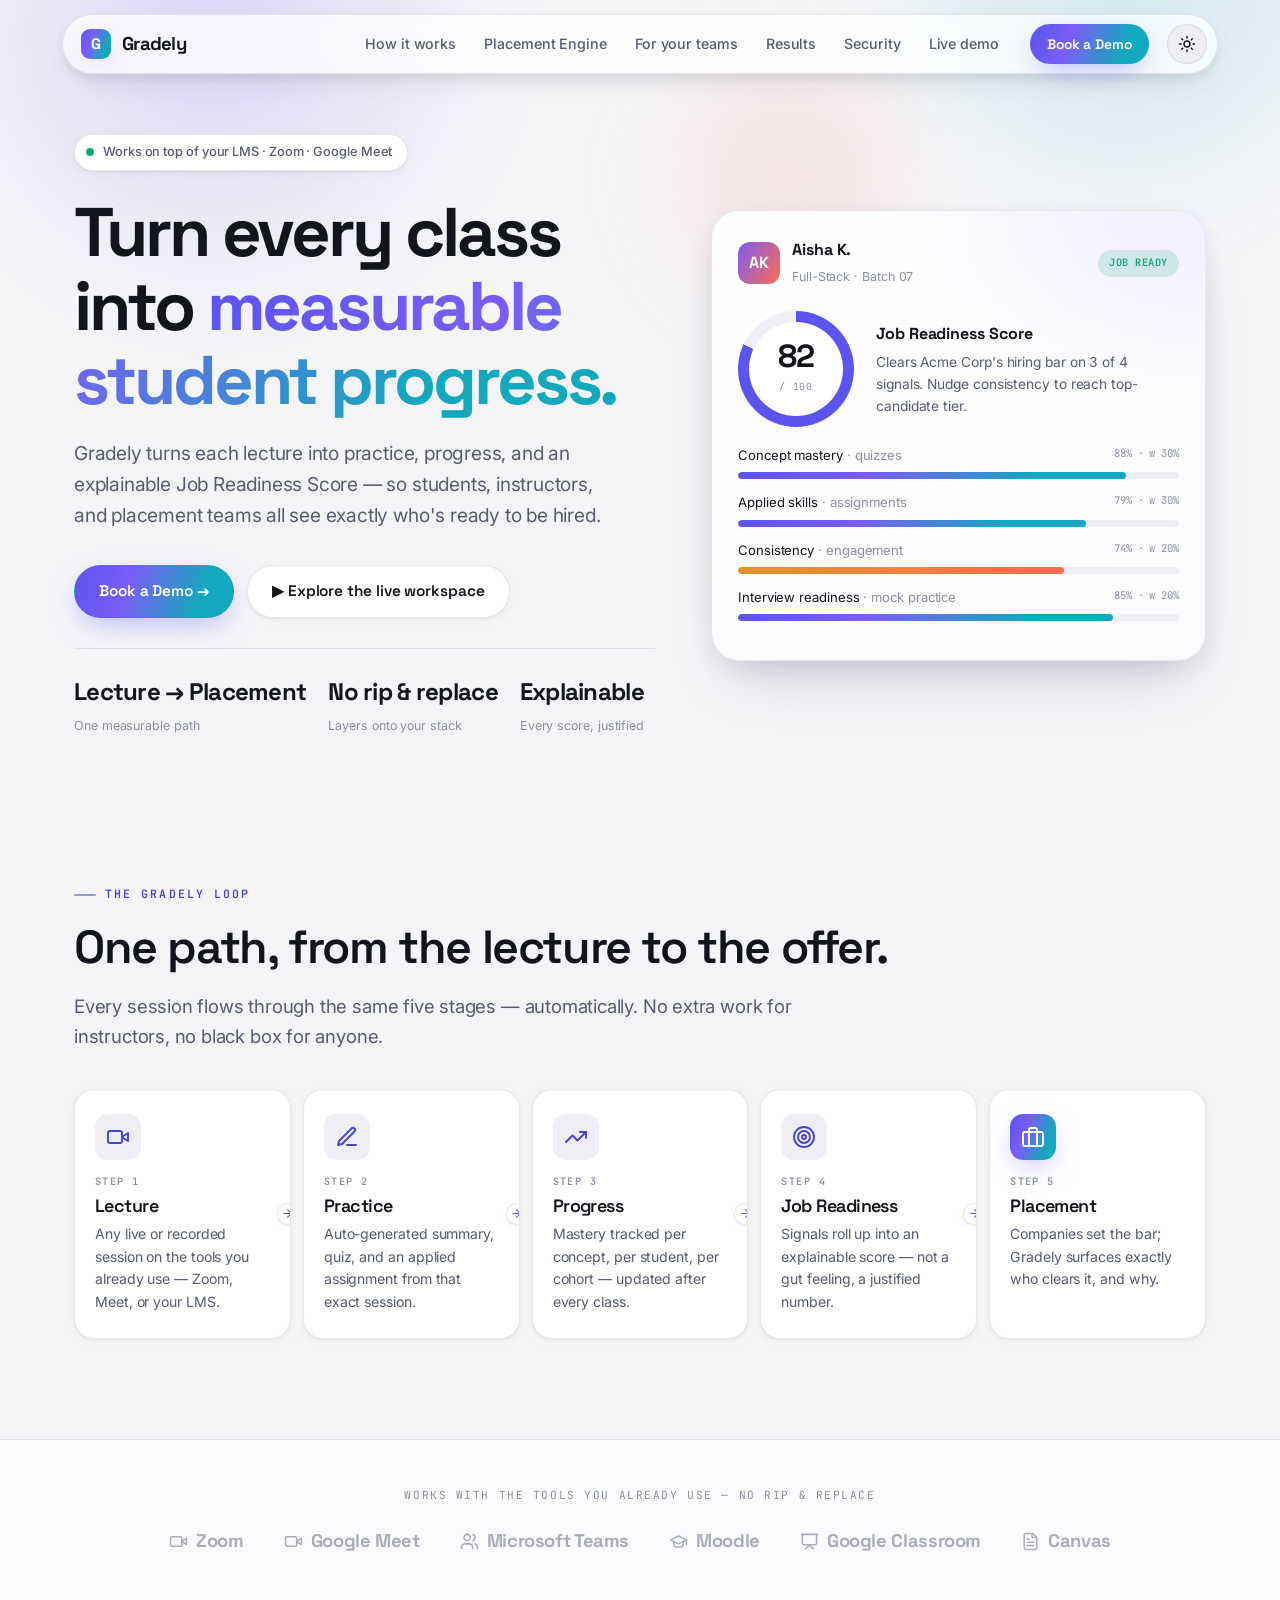
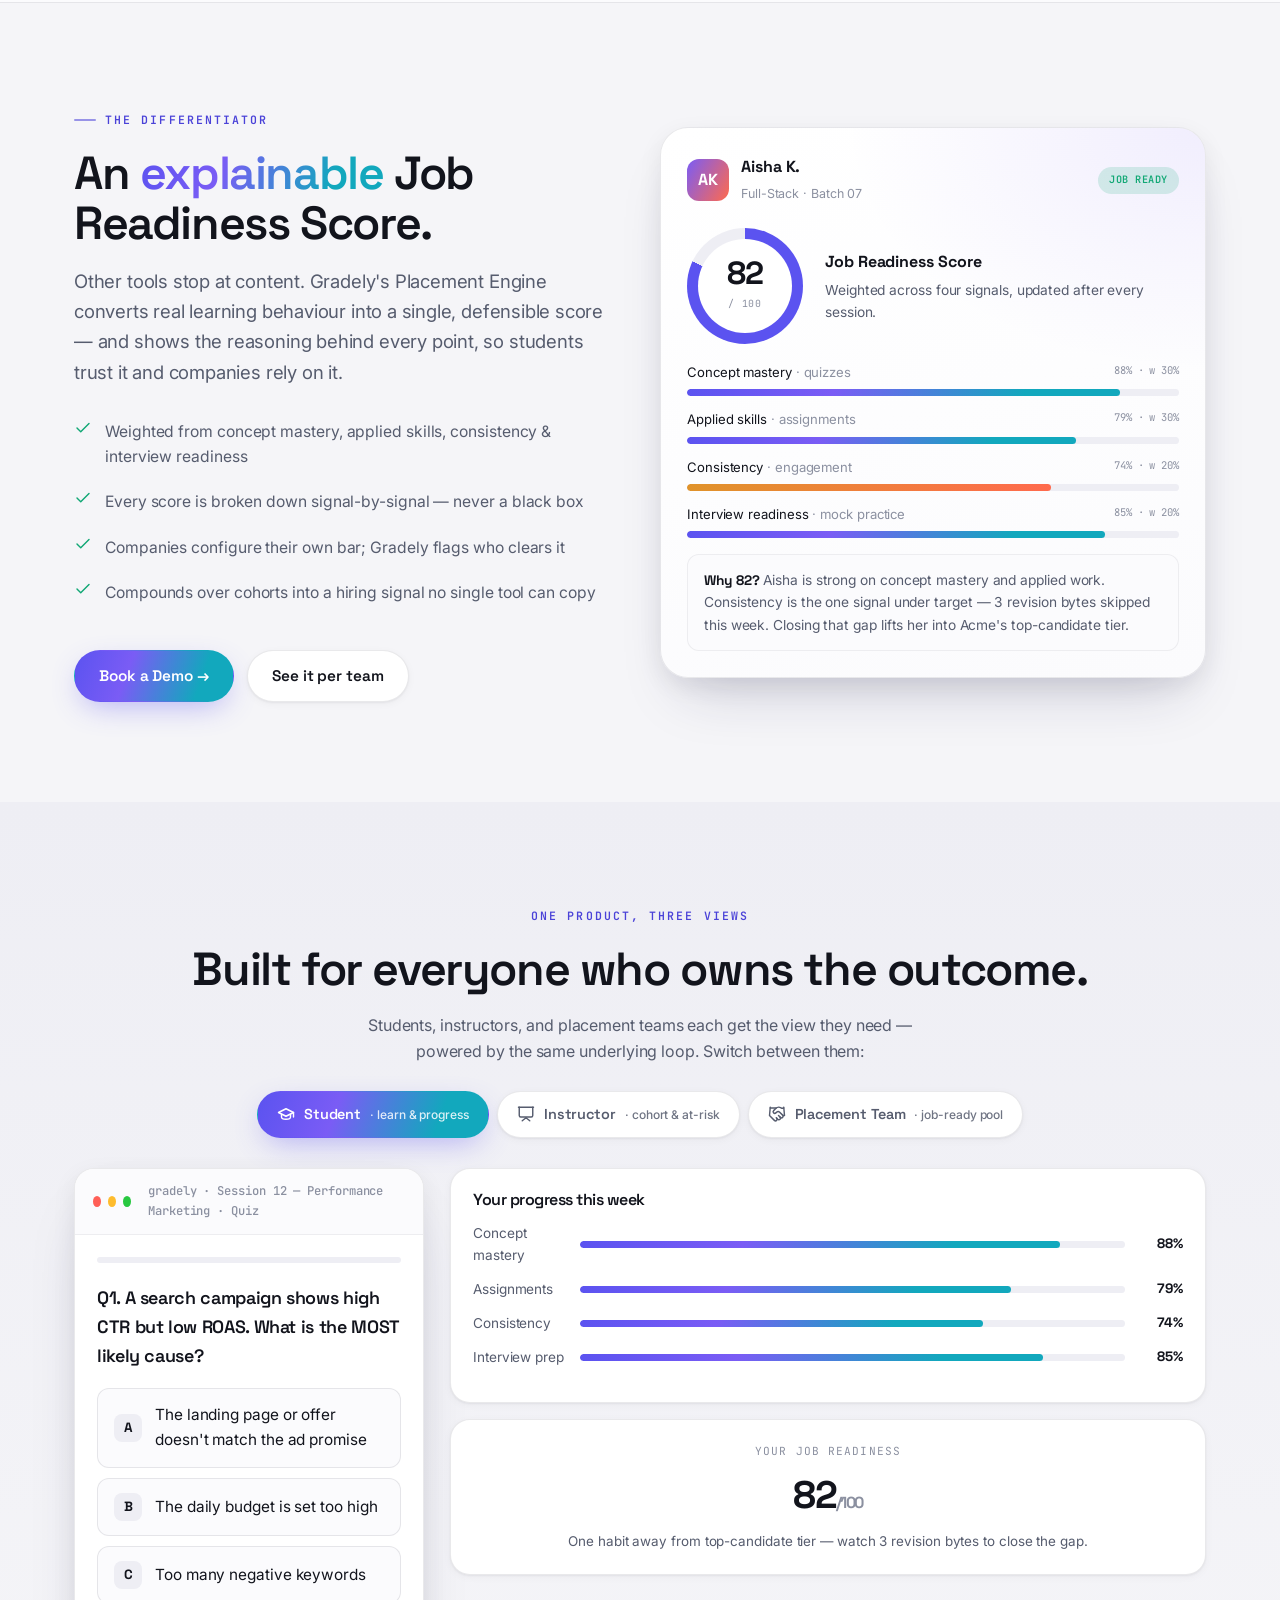
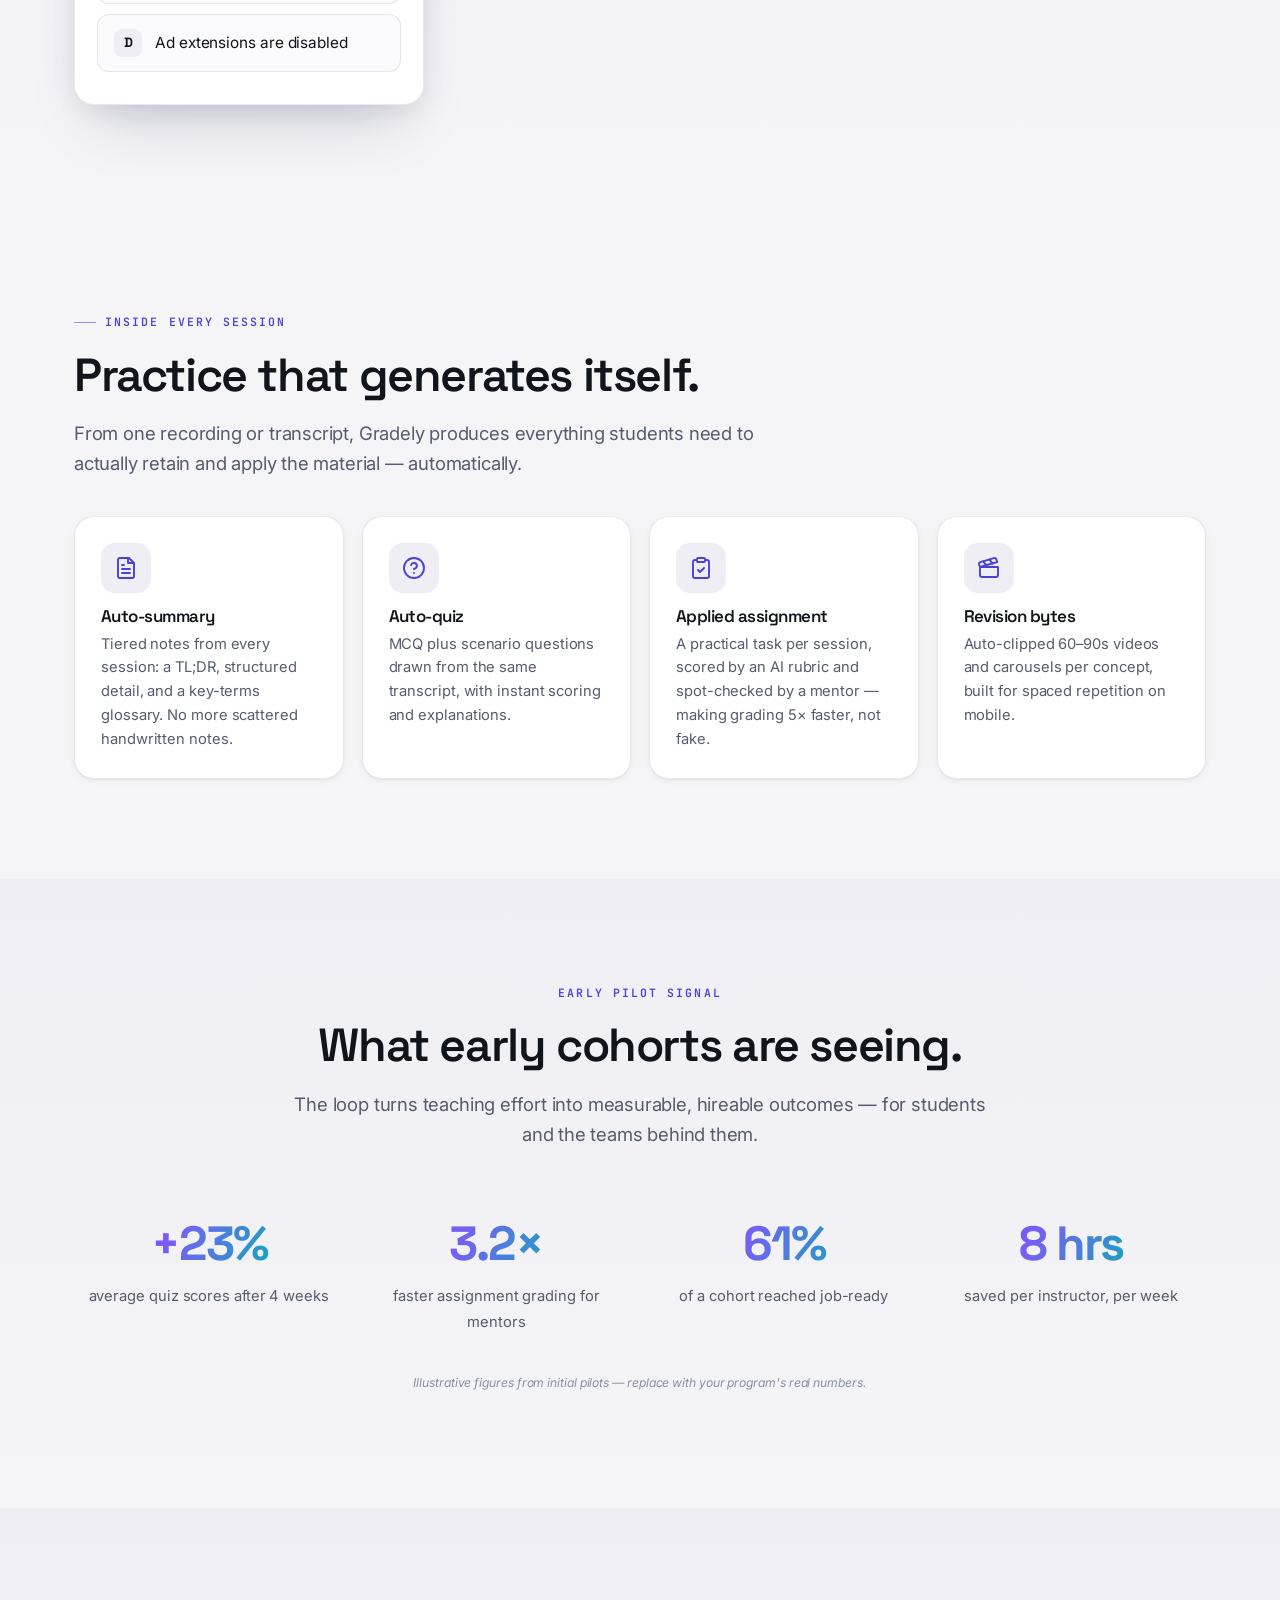
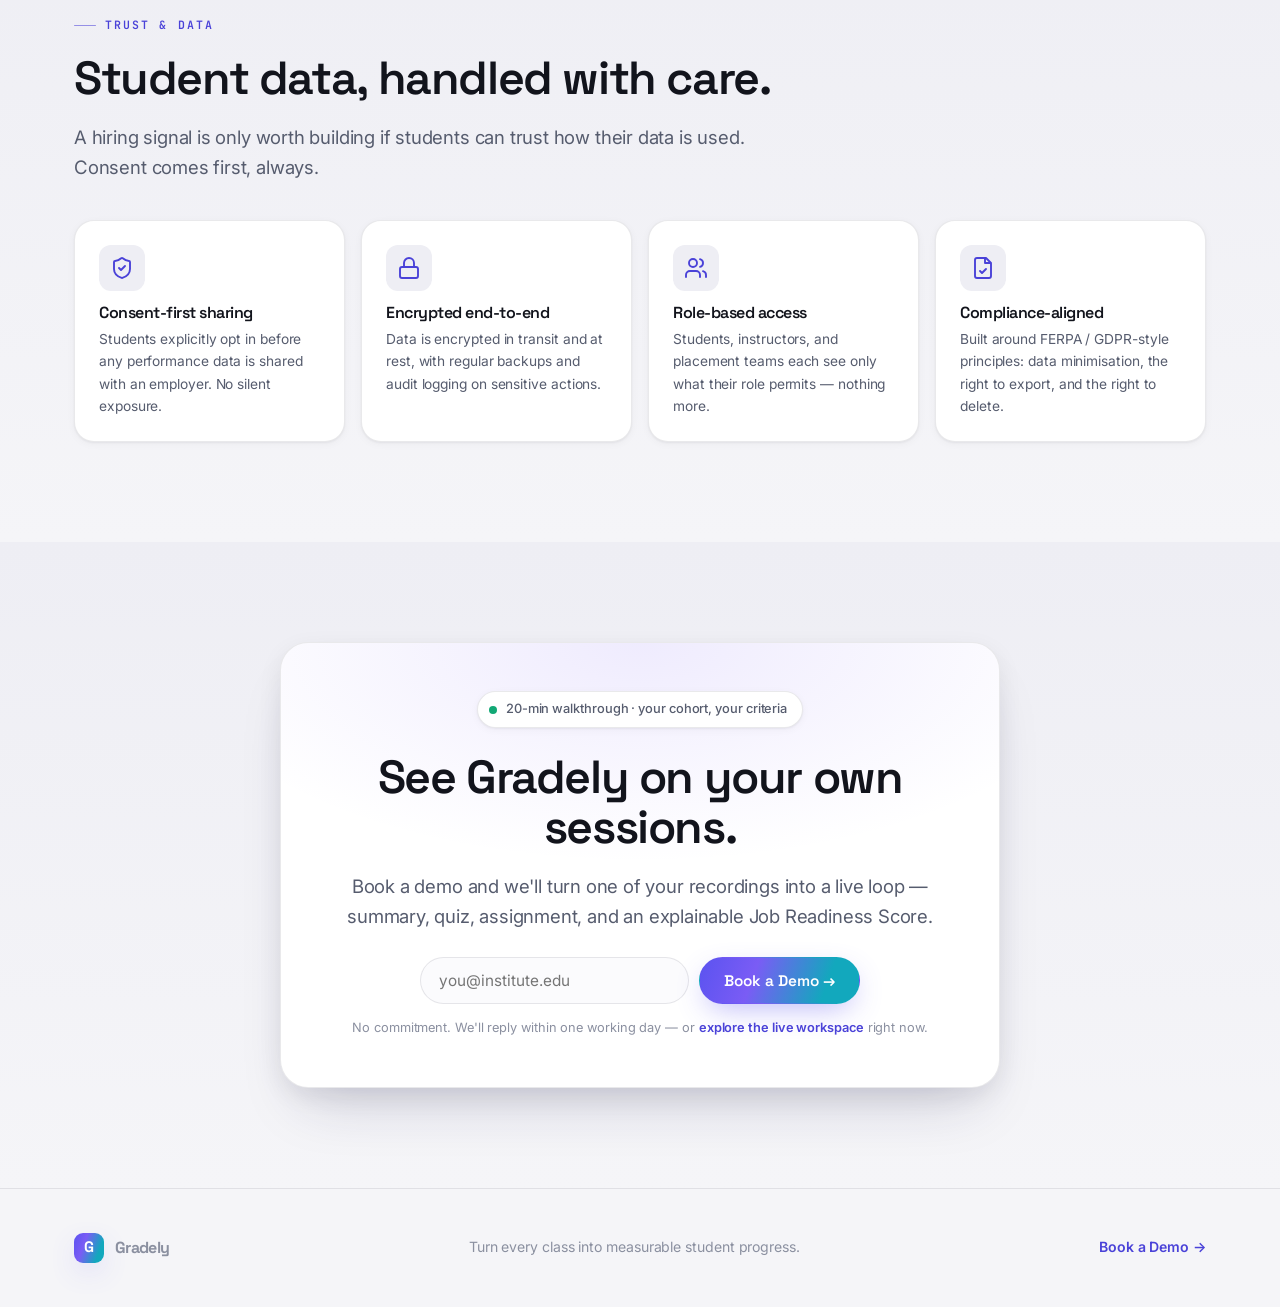
<file: index.html>
<!DOCTYPE html>
<html lang="en" data-theme="light">
<head>
<meta charset="UTF-8" />
<meta name="viewport" content="width=device-width, initial-scale=1.0" />
<title>Gradely — Turn every class into measurable student progress</title>
<meta name="description" content="Gradely sits on top of your LMS, Zoom & Meet — turning every lecture into practice, progress, an explainable Job Readiness Score, and placement." />
<link rel="preconnect" href="https://fonts.googleapis.com">
<link rel="preconnect" href="https://fonts.gstatic.com" crossorigin>
<link href="https://fonts.googleapis.com/css2?family=Inter:wght@400;450;500;600;700&family=Space+Grotesk:wght@500;600;700&family=JetBrains+Mono:wght@500;600&display=swap" rel="stylesheet">
<style>
  :root {
    --bg: #f5f5f8;
    --bg-tint: #eeeef4;
    --surface: #ffffff;
    --surface-2: #fbfbfd;
    --glass: rgba(255,255,255,.74);
    --line: rgba(17,20,34,.09);
    --line-2: rgba(17,20,34,.06);
    --text: #12141c;
    --muted: #565c6e;
    --faint: #8b90a0;
    --brand: #5b53f0;
    --brand-ink: #4a42d8;
    --brand-2: #12a8bd;
    --accent: #ff6a4d;
    --good: #12a875;
    --warn: #e0932a;
    --bad: #e5484d;
    --grad: linear-gradient(110deg, #5b53f0 0%, #7a5cf5 34%, #12a8bd 78%);
    --grad-warm: linear-gradient(120deg, #7a5cf5, #ff6a4d);
    --sh-sm: 0 1px 2px rgba(17,20,34,.05), 0 2px 8px rgba(17,20,34,.04);
    --sh-md: 0 4px 12px rgba(17,20,34,.06), 0 12px 32px -12px rgba(17,20,34,.14);
    --sh-lg: 0 8px 24px rgba(17,20,34,.07), 0 32px 60px -24px rgba(30,30,80,.22);
    --sh-brand: 0 10px 30px -8px rgba(91,83,240,.45);
    --r: 20px; --r-sm: 12px; --r-lg: 28px; --r-pill: 999px;
    --maxw: 1180px;
    --mesh-1: rgba(122,92,245,.20);
    --mesh-2: rgba(18,168,189,.16);
    --mesh-3: rgba(255,106,77,.13);
    --grain-op: .035;
  }
  [data-theme="dark"] {
    --bg: #08080d;
    --bg-tint: #0d0e15;
    --surface: #121420;
    --surface-2: #0f111a;
    --glass: rgba(18,20,32,.62);
    --line: rgba(255,255,255,.10);
    --line-2: rgba(255,255,255,.06);
    --text: #edeff6;
    --muted: #a2a9bd;
    --faint: #6a7186;
    --brand: #7d75ff;
    --brand-ink: #a79fff;
    --brand-2: #2dd4e6;
    --accent: #ff7a5f;
    --good: #34d399;
    --warn: #fbbf24;
    --bad: #f87171;
    --grad: linear-gradient(110deg, #8b83ff 0%, #a48cff 34%, #2dd4e6 82%);
    --grad-warm: linear-gradient(120deg, #a48cff, #ff7a5f);
    --sh-sm: 0 1px 2px rgba(0,0,0,.4);
    --sh-md: 0 8px 24px -8px rgba(0,0,0,.6);
    --sh-lg: 0 20px 60px -20px rgba(0,0,0,.75);
    --sh-brand: 0 12px 34px -8px rgba(125,117,255,.5);
    --mesh-1: rgba(125,117,255,.26);
    --mesh-2: rgba(45,212,230,.18);
    --mesh-3: rgba(255,122,95,.14);
    --grain-op: .05;
  }
  * { box-sizing: border-box; }
  html { scroll-behavior: smooth; }
  body {
    margin: 0;
    font-family: "Inter", -apple-system, BlinkMacSystemFont, "Segoe UI", sans-serif;
    font-size: 16px;
    background: var(--bg);
    color: var(--text);
    line-height: 1.62;
    -webkit-font-smoothing: antialiased;
    text-rendering: optimizeLegibility;
    overflow-x: hidden;
    letter-spacing: -.005em;
  }
  body::after {
    content:""; position: fixed; inset: 0; z-index: 9998; pointer-events: none;
    opacity: var(--grain-op); mix-blend-mode: overlay;
    background-image: url("data:image/svg+xml,%3Csvg xmlns='http://www.w3.org/2000/svg' width='140' height='140'%3E%3Cfilter id='n'%3E%3CfeTurbulence type='fractalNoise' baseFrequency='.8' numOctaves='3' stitchTiles='stitch'/%3E%3C/filter%3E%3Crect width='100%25' height='100%25' filter='url(%23n)'/%3E%3C/svg%3E");
  }
  a { color: inherit; text-decoration: none; }
  h1,h2,h3,h4 { font-family: "Space Grotesk", sans-serif; line-height: 1.08; margin: 0 0 .4em; letter-spacing: -.03em; font-weight: 600; }
  h2 { font-size: clamp(1.95rem, 4vw, 2.9rem); }
  h3 { font-size: 1.3rem; }
  p { margin: 0 0 1rem; }
  .wrap { max-width: var(--maxw); margin: 0 auto; padding: 0 24px; }
  section { padding: 100px 0; position: relative; }
  .eyebrow {
    display: inline-flex; align-items: center; gap: 9px; font-family: "JetBrains Mono", monospace;
    font-size: .72rem; font-weight: 600; letter-spacing: .18em; text-transform: uppercase;
    color: var(--brand-ink); margin-bottom: 18px;
  }
  .eyebrow::before { content:""; width: 22px; height: 1.5px; background: currentColor; opacity: .55; border-radius: 2px; }
  .lede { color: var(--muted); font-size: 1.16rem; max-width: 60ch; letter-spacing: -.01em; }
  .center { text-align: center; }
  .center .lede { margin-left: auto; margin-right: auto; }
  .center .eyebrow::before { display: none; }

  /* NAV */
  nav {
    position: sticky; top: 14px; z-index: 60; margin: 14px auto 0; max-width: calc(var(--maxw) - 8px);
    padding: 0 8px;
  }
  .nav-inner {
    display: flex; align-items: center; gap: 18px; height: 60px; padding: 0 10px 0 18px;
    background: var(--glass); backdrop-filter: blur(20px) saturate(1.5); -webkit-backdrop-filter: blur(20px) saturate(1.5);
    border: 1px solid var(--line); border-radius: var(--r-pill); box-shadow: var(--sh-md);
  }
  .logo { display: flex; align-items: center; gap: 11px; font-family:"Space Grotesk"; font-weight: 700; font-size: 1.16rem; letter-spacing: -.04em; }
  .logo .dot { width: 30px; height: 30px; border-radius: 9px; background: var(--grad); box-shadow: var(--sh-brand); display:grid; place-items:center; color:#fff; font-family:"Space Grotesk"; font-weight:700; font-size: .95rem; }
  .nav-links { display: flex; gap: 2px; margin-left: auto; }
  .nav-links a {
    color: var(--muted); font-size: .89rem; font-weight: 500; padding: 8px 13px; border-radius: var(--r-pill); transition: .18s;
  }
  .nav-links a:hover { color: var(--text); background: var(--bg-tint); }
  .nav-cta {
    font-family:"Space Grotesk"; font-weight:600; font-size:.86rem; color:#fff; background: var(--grad);
    padding: 9px 17px; border-radius: var(--r-pill); box-shadow: var(--sh-brand); transition:.2s; white-space:nowrap;
  }
  .nav-cta:hover { transform: translateY(-1px); }
  .icon-btn {
    background: var(--bg-tint); border: 1px solid var(--line); color: var(--text);
    width: 40px; height: 40px; border-radius: 50%; cursor: pointer; font-size: 1rem;
    display: grid; place-items: center; transition: .2s; flex: 0 0 auto;
  }
  .icon-btn:hover { transform: rotate(-18deg) scale(1.05); border-color: var(--brand); }
  @media (max-width: 960px){ .nav-links { display: none; } }
  @media (max-width: 540px){ .nav-cta { display: none; } }

  /* BUTTONS */
  .cta-row { display: flex; gap: 13px; flex-wrap: wrap; margin-top: 34px; }
  .center .cta-row { justify-content: center; }
  .btn {
    display: inline-flex; align-items: center; gap: 9px; cursor: pointer;
    font-family: "Space Grotesk"; font-weight: 600; font-size: .96rem; padding: 13px 24px; border-radius: var(--r-pill); border: 1px solid transparent; transition: .22s cubic-bezier(.2,.8,.2,1);
  }
  .btn-primary { background: var(--grad); color: #fff; box-shadow: var(--sh-brand); }
  .btn-primary:hover { transform: translateY(-2px); box-shadow: 0 16px 40px -8px rgba(91,83,240,.55); }
  .btn-ghost { background: var(--surface); border-color: var(--line); color: var(--text); box-shadow: var(--sh-sm); }
  .btn-ghost:hover { border-color: var(--brand); transform: translateY(-2px); }

  /* HERO */
  .hero { padding-top: 60px; padding-bottom: 40px; overflow: clip; }
  .mesh { position: absolute; inset: -20% -10% auto -10%; height: 760px; z-index: 0; pointer-events: none; filter: blur(30px); }
  .mesh::before, .mesh::after { content:""; position:absolute; border-radius: 50%; }
  .mesh::before { width: 620px; height: 520px; left: 6%; top: 0; background: radial-gradient(circle at 40% 40%, var(--mesh-1), transparent 62%); animation: float1 16s ease-in-out infinite; }
  .mesh::after { width: 560px; height: 500px; right: 4%; top: -6%; background: radial-gradient(circle at 60% 40%, var(--mesh-2), transparent 62%); animation: float2 20s ease-in-out infinite; }
  .mesh i { position:absolute; width: 420px; height: 380px; left: 46%; top: 22%; border-radius:50%; background: radial-gradient(circle, var(--mesh-3), transparent 62%); animation: float1 24s ease-in-out infinite reverse; }
  @keyframes float1 { 0%,100%{ transform: translate(0,0) scale(1);} 50%{ transform: translate(40px,30px) scale(1.08);} }
  @keyframes float2 { 0%,100%{ transform: translate(0,0) scale(1);} 50%{ transform: translate(-46px,24px) scale(1.06);} }
  .hero .wrap { position: relative; z-index: 1; }
  .hero-grid { display: grid; grid-template-columns: 1.08fr .92fr; gap: 56px; align-items: center; }
  @media (max-width: 940px){ .hero-grid { grid-template-columns: 1fr; gap: 40px; } }
  .badge {
    display: inline-flex; align-items: center; gap: 9px; font-size: .8rem; font-weight: 500;
    color: var(--muted); background: var(--surface); border: 1px solid var(--line);
    padding: 7px 15px 7px 11px; border-radius: var(--r-pill); margin-bottom: 24px; box-shadow: var(--sh-sm);
  }
  .badge .pulse { width: 8px; height: 8px; border-radius: 50%; background: var(--good); box-shadow: 0 0 0 0 var(--good); animation: pulse 2.4s infinite; }
  @keyframes pulse { 0%{box-shadow:0 0 0 0 color-mix(in srgb,var(--good) 65%,transparent)} 70%{box-shadow:0 0 0 7px transparent} 100%{box-shadow:0 0 0 0 transparent} }
  .hero h1 { font-size: clamp(2.6rem, 5.6vw, 4.3rem); font-weight: 700; letter-spacing: -.045em; margin-bottom: 20px; }
  .hero h1 .grad { background: var(--grad); -webkit-background-clip: text; background-clip: text; color: transparent; }
  .hero p.lede { font-size: 1.2rem; max-width: 46ch; }
  .hero-mini { display:flex; gap: 22px; flex-wrap: wrap; margin-top: 30px; padding-top: 24px; border-top: 1px solid var(--line); }
  .hero-mini .m b { display:block; font-family:"Space Grotesk"; font-size: 1.5rem; font-weight: 700; letter-spacing:-.03em; }
  .hero-mini .m span { color: var(--faint); font-size: .78rem; }

  /* SCORE CARD (hero visual + differentiator) */
  .score-card {
    background: linear-gradient(165deg, var(--surface), var(--surface-2)); border: 1px solid var(--line);
    border-radius: var(--r-lg); padding: 26px; box-shadow: var(--sh-lg); position: relative; overflow: hidden;
  }
  .score-card::before { content:""; position:absolute; inset:0; background: radial-gradient(120% 80% at 100% 0, var(--mesh-1), transparent 55%); opacity:.5; pointer-events:none; }
  .score-head { display:flex; align-items:center; justify-content:space-between; position:relative; z-index:1; }
  .score-head .who { display:flex; align-items:center; gap:12px; }
  .score-head .av { width:42px; height:42px; border-radius:12px; background: var(--grad-warm); display:grid; place-items:center; color:#fff; font-family:"Space Grotesk"; font-weight:700; }
  .score-head .who b { font-family:"Space Grotesk"; font-size:1rem; display:block; }
  .score-head .who span { font-size:.78rem; color:var(--faint); }
  .score-ready { font-family:"JetBrains Mono"; font-size:.64rem; font-weight:600; letter-spacing:.05em; padding:5px 11px; border-radius:var(--r-pill); background: color-mix(in srgb,var(--good) 16%,transparent); color: var(--good); }
  .score-main { display:flex; align-items:center; gap:22px; margin:22px 0 6px; position:relative; z-index:1; }
  .score-ring { width: 116px; height:116px; border-radius:50%; flex:0 0 auto; display:grid; place-items:center; position:relative;
    background: conic-gradient(var(--brand) calc(var(--p,82)*1%), var(--bg-tint) 0); }
  .score-ring::after { content:""; position:absolute; inset:11px; border-radius:50%; background: var(--surface); }
  .score-ring .num { position:relative; z-index:1; text-align:center; }
  .score-ring .num b { font-family:"Space Grotesk"; font-size:2rem; font-weight:700; letter-spacing:-.04em; display:block; line-height:1; }
  .score-ring .num span { font-size:.62rem; font-family:"JetBrains Mono"; color:var(--faint); text-transform:uppercase; letter-spacing:.08em; }
  .score-legend b { font-family:"Space Grotesk"; }
  .score-legend p { font-size:.86rem; color:var(--muted); margin:4px 0 0; }
  .signals { margin-top:18px; position:relative; z-index:1; }
  .sig { margin-bottom:13px; }
  .sig-top { display:flex; justify-content:space-between; font-size:.82rem; margin-bottom:6px; }
  .sig-top .w { font-family:"JetBrains Mono"; font-size:.66rem; color:var(--faint); }
  .sig-bar { height:7px; border-radius:var(--r-pill); background: var(--bg-tint); overflow:hidden; }
  .sig-bar > i { display:block; height:100%; border-radius:inherit; background: var(--grad); width:0; transition: width 1.1s cubic-bezier(.2,.8,.2,1); }
  .sig-bar.low > i { background: linear-gradient(90deg, var(--warn), var(--accent)); }
  .score-why { margin-top:16px; padding:14px 16px; border-radius: var(--r-sm); background: var(--surface-2); border:1px solid var(--line-2); font-size:.86rem; color:var(--muted); position:relative; z-index:1; }
  .score-why b { color: var(--text); font-family:"Space Grotesk"; }

  /* JOURNEY */
  .journey { display:flex; gap: 12px; margin-top: 12px; }
  @media (max-width: 900px){ .journey { flex-direction: column; } }
  .jstep {
    flex:1; background: var(--surface); border:1px solid var(--line); border-radius: var(--r); padding: 24px 20px;
    position: relative; box-shadow: var(--sh-sm); transition:.26s cubic-bezier(.2,.8,.2,1); overflow:hidden;
  }
  .jstep:hover { transform: translateY(-5px); box-shadow: var(--sh-lg); }
  .jstep .ji { width:46px; height:46px; border-radius:13px; display:grid; place-items:center; font-size:1.4rem; background: var(--bg-tint); margin-bottom:14px; }
  .jstep:last-child .ji { background: var(--grad); color:#fff; box-shadow: var(--sh-brand); }
  .jstep .jn { font-family:"JetBrains Mono"; font-size:.64rem; font-weight:600; letter-spacing:.14em; text-transform:uppercase; color:var(--faint); }
  .jstep h4 { margin:6px 0 7px; font-size:1.12rem; }
  .jstep p { margin:0; color:var(--muted); font-size:.88rem; }
  .jstep .arr { position:absolute; right:-9px; top:50%; transform:translateY(-50%); z-index:2; width:22px;height:22px; border-radius:50%; background:var(--surface); border:1px solid var(--line); display:grid; place-items:center; color:var(--brand); font-size:.8rem; box-shadow: var(--sh-sm); }
  @media (max-width: 900px){ .jstep .arr { right:50%; top:auto; bottom:-11px; transform:translateX(50%) rotate(90deg); } }
  .jstep:last-child .arr { display:none; }

  /* LOGO CLOUD */
  .logos-band { padding: 46px 0; border-top:1px solid var(--line); border-bottom:1px solid var(--line); background: var(--surface-2); }
  .logos-cap { text-align:center; font-family:"JetBrains Mono"; font-size:.7rem; letter-spacing:.14em; text-transform:uppercase; color:var(--faint); margin-bottom:22px; }
  .logos { display:flex; flex-wrap:wrap; justify-content:center; align-items:center; gap: 14px 40px; }
  .logos .lg { font-family:"Space Grotesk"; font-weight:700; font-size:1.15rem; letter-spacing:-.02em; color:var(--faint); opacity:.72; transition:.2s; display:flex; align-items:center; gap:8px; }
  .logos .lg:hover { opacity:1; color:var(--text); }
  .logos .lg .m { width:20px; height:20px; border-radius:6px; background: currentColor; opacity:.5; }

  /* GENERIC CARDS */
  .cards { display: grid; grid-template-columns: repeat(auto-fit, minmax(230px,1fr)); gap: 18px; }
  .card {
    background: var(--surface); border: 1px solid var(--line); border-radius: var(--r); padding: 26px;
    transition: .26s cubic-bezier(.2,.8,.2,1); position: relative; box-shadow: var(--sh-sm); overflow: hidden;
  }
  .card::before {
    content:""; position:absolute; inset:0; border-radius: inherit; padding:1px; pointer-events:none; opacity:0; transition:.26s;
    background: var(--grad); -webkit-mask: linear-gradient(#000 0 0) content-box, linear-gradient(#000 0 0);
    -webkit-mask-composite: xor; mask-composite: exclude;
  }
  .card:hover { transform: translateY(-5px); box-shadow: var(--sh-lg); }
  .card:hover::before { opacity: .8; }
  .card .ic { font-size: 1.5rem; margin-bottom: 14px; display:inline-grid; place-items:center; width:50px; height:50px; border-radius: 14px; background: var(--bg-tint); }
  .card h3 { font-size: 1.06rem; }
  .card p { color: var(--muted); font-size: .92rem; margin: 0; }

  /* SPLIT (differentiator) */
  .split { display:grid; grid-template-columns: 1fr 1fr; gap: 40px; align-items:center; }
  @media (max-width: 940px){ .split { grid-template-columns: 1fr; gap: 32px; } }
  .split ul { list-style:none; padding:0; margin: 22px 0 0; }
  .split ul li { display:flex; gap:13px; padding: 10px 0; color: var(--muted); font-size:.98rem; align-items:baseline; }
  .split ul .ck { color: var(--good); font-weight:700; flex:0 0 auto; }

  /* TABS / PERSONAS */
  .tabs { display: flex; flex-wrap: wrap; gap: 8px; margin-bottom: 30px; }
  .center .tabs { justify-content: center; }
  .tab {
    padding: 11px 19px; border-radius: var(--r-pill); cursor: pointer; font-weight: 600; font-size: .9rem; font-family:"Space Grotesk";
    background: var(--surface); border: 1px solid var(--line); color: var(--muted); transition: .2s; display:flex; gap:9px; align-items:center; box-shadow: var(--sh-sm);
  }
  .tab:hover { color: var(--text); transform: translateY(-1px); }
  .tab.active { background: var(--grad); border-color: transparent; color: #fff; box-shadow: var(--sh-brand); }
  .tab small { font-weight:500; opacity:.85; font-family:"Inter"; }
  .tab-panel { display: none; animation: fade .4s ease; }
  .tab-panel.active { display: block; }
  @keyframes fade { from { opacity: 0; transform: translateY(10px);} to {opacity:1; transform: none;} }
  .persona-intro { text-align:center; max-width: 60ch; margin: 0 auto 26px; color: var(--muted); }

  /* MOCK windows */
  .mock { background: var(--surface); border: 1px solid var(--line); border-radius: var(--r); overflow: hidden; box-shadow: var(--sh-lg); }
  .mock-bar { display:flex; align-items:center; gap:7px; padding: 13px 18px; border-bottom: 1px solid var(--line-2); background: var(--surface-2); }
  .mock-bar i { width: 11px; height: 11px; border-radius: 50%; display:inline-block; }
  .mock-bar .t { margin-left: 10px; font-family:"JetBrains Mono"; font-size:.76rem; color: var(--faint); font-weight:500; }
  .mock-body { padding: 22px; }

  /* QUIZ */
  .quiz-q { font-family:"Space Grotesk"; font-weight: 600; font-size: 1.12rem; margin-bottom: 18px; letter-spacing:-.02em; }
  .quiz-opt {
    display: flex; align-items: center; gap: 13px; padding: 14px 16px; border-radius: var(--r-sm);
    border: 1px solid var(--line); background: var(--surface-2); cursor: pointer; margin-bottom: 10px; transition: .18s; font-size:.96rem;
  }
  .quiz-opt:hover { border-color: var(--brand); transform: translateX(3px); }
  .quiz-opt .key { width: 28px; height: 28px; border-radius: 8px; display: grid; place-items: center; background: var(--bg-tint); font-family:"Space Grotesk"; font-weight: 700; font-size: .84rem; flex:0 0 auto; }
  .quiz-opt.correct { border-color: var(--good); background: color-mix(in srgb,var(--good) 12%, var(--surface)); }
  .quiz-opt.wrong { border-color: var(--bad); background: color-mix(in srgb,var(--bad) 12%, var(--surface)); }
  .quiz-opt.correct .key { background: var(--good); color:#fff; }
  .quiz-opt.wrong .key { background: var(--bad); color:#fff; }
  .quiz-feedback { margin-top: 15px; padding: 15px 17px; border-radius: var(--r-sm); font-size:.92rem; display:none; border:1px solid var(--line-2); }
  .quiz-feedback.show { display:block; animation: fade .35s ease; }
  .quiz-progress { height: 6px; background: var(--bg-tint); border-radius: var(--r-pill); overflow: hidden; margin-bottom: 20px; }
  .quiz-progress > div { height: 100%; background: var(--grad); width: 0; transition: width .5s cubic-bezier(.2,.8,.2,1); border-radius: inherit; }
  .stu-side { display:flex; flex-direction:column; gap:16px; }
  .prog-card { background: var(--surface); border:1px solid var(--line); border-radius: var(--r); padding: 22px; box-shadow: var(--sh-sm); }
  .prog-card h4 { font-size:1rem; margin-bottom:14px; }
  .prog-row { display:flex; align-items:center; gap:11px; margin-bottom:12px; font-size:.85rem; }
  .prog-row span.l { width:96px; flex:0 0 auto; color:var(--muted); }
  .prog-row b { width:38px; text-align:right; font-family:"Space Grotesk"; font-size:.85rem; }

  /* SIMULATOR */
  .sim-grid { display: grid; grid-template-columns: 350px 1fr; gap: 26px; align-items: start; }
  @media (max-width: 900px){ .sim-grid { grid-template-columns: 1fr; } }
  .slider-row { margin-bottom: 24px; }
  .slider-row label { display:flex; justify-content: space-between; font-size:.9rem; font-weight:500; margin-bottom:10px; }
  .slider-row label b { font-family:"Space Grotesk"; color: var(--brand-ink); }
  input[type=range]{ -webkit-appearance:none; appearance:none; width:100%; height:6px; border-radius:var(--r-pill); background: var(--bg-tint); outline:none; }
  input[type=range]::-webkit-slider-thumb{ -webkit-appearance:none; width:22px;height:22px;border-radius:50%; background: var(--grad); cursor:pointer; box-shadow: var(--sh-brand); border: 3px solid var(--surface);}
  input[type=range]::-moz-range-thumb{ width:18px;height:18px;border-radius:50%; background: #5b53f0; cursor:pointer; border: 3px solid var(--surface);}
  .toggle-row { display:flex; align-items:center; justify-content: space-between; padding: 14px 0; border-top: 1px solid var(--line-2); font-size:.9rem; font-weight:500;}
  .switch { position: relative; width: 48px; height: 27px; flex:0 0 auto;}
  .switch input { display:none; }
  .switch .track { position:absolute; inset:0; background: var(--bg-tint); border:1px solid var(--line); border-radius: var(--r-pill); transition:.22s; cursor:pointer; }
  .switch .track::after { content:""; position:absolute; top:3px; left:3px; width:19px; height:19px; border-radius:50%; background: var(--faint); transition:.22s; }
  .switch input:checked + .track { background: var(--grad); border-color: transparent; }
  .switch input:checked + .track::after { transform: translateX(21px); background:#fff; }
  table.students { width:100%; border-collapse: collapse; font-size:.89rem; }
  table.students th { text-align:left; color: var(--faint); font-family:"JetBrains Mono"; font-weight:500; font-size:.68rem; text-transform:uppercase; letter-spacing:.08em; padding: 11px 12px; border-bottom: 1px solid var(--line);}
  table.students td { padding: 13px 12px; border-bottom: 1px solid var(--line-2); }
  table.students tbody tr { transition:.2s; }
  table.students tr.eligible { background: color-mix(in srgb,var(--good) 7%, transparent); }
  .flag { font-family:"JetBrains Mono"; font-size:.66rem; font-weight:600; padding: 4px 10px; border-radius: var(--r-pill); letter-spacing:.03em; }
  .flag.yes { background: color-mix(in srgb,var(--good) 16%, transparent); color: var(--good); }
  .flag.no { background: var(--bg-tint); color: var(--faint); }
  .mini-bar { height:7px; border-radius:var(--r-pill); background: var(--bg-tint); overflow:hidden; width: 66px; display:inline-block; vertical-align: middle; margin-right:9px;}
  .mini-bar > span { display:block; height:100%; background: var(--grad); border-radius:inherit; }
  .sim-count { font-family:"Space Grotesk"; font-size: 2.4rem; font-weight: 700; letter-spacing:-.04em; }

  /* DASHBOARD */
  .kpi-row { display:grid; grid-template-columns: repeat(4,1fr); gap: 14px; margin-bottom: 20px; }
  @media (max-width:720px){ .kpi-row{ grid-template-columns: repeat(2,1fr);} }
  .kpi { background: var(--surface-2); border:1px solid var(--line); border-radius: var(--r-sm); padding: 18px; }
  .kpi .l { font-family:"JetBrains Mono"; font-size:.66rem; color: var(--faint); text-transform:uppercase; letter-spacing:.07em; font-weight:500;}
  .kpi .v { font-family:"Space Grotesk"; font-size: 1.85rem; font-weight: 700; letter-spacing:-.03em; margin-top:6px;}
  .kpi .d { font-size:.78rem; font-weight:600; }
  .kpi .d.up { color: var(--good); } .kpi .d.down { color: var(--bad); }
  .bars { display:flex; align-items: flex-end; gap: 10px; height: 158px; padding: 10px 4px 0;}
  .bars .bcol { flex:1; display:flex; flex-direction:column; align-items:center; gap:8px; height:100%; justify-content:flex-end;}
  .bars .bcol .bar { width: 100%; border-radius: 8px 8px 4px 4px; background: linear-gradient(180deg,var(--brand),color-mix(in srgb,var(--brand-2) 55%,var(--brand))); transition: height 1.1s cubic-bezier(.2,.8,.2,1); min-height: 4px;}
  .bars .bcol small { color: var(--faint); font-family:"JetBrains Mono"; font-size:.68rem; }
  .panel { background: var(--surface-2); border:1px solid var(--line); border-radius: var(--r-sm); padding: 20px; }

  /* RESULTS */
  .results { display:grid; grid-template-columns: repeat(4,1fr); gap: 18px; }
  @media (max-width: 820px){ .results { grid-template-columns: repeat(2,1fr); } }
  .result { text-align:center; padding: 12px; }
  .result b { display:block; font-family:"Space Grotesk"; font-size: clamp(2.2rem,4vw,3rem); font-weight:700; letter-spacing:-.04em; background: var(--grad); -webkit-background-clip:text; background-clip:text; color:transparent; }
  .result span { color: var(--muted); font-size:.92rem; }

  /* TESTIMONIALS */
  .tcards { display:grid; grid-template-columns: repeat(3,1fr); gap: 18px; }
  @media (max-width: 880px){ .tcards { grid-template-columns: 1fr; } }
  .tcard { background: var(--surface); border:1px solid var(--line); border-radius: var(--r); padding: 26px; box-shadow: var(--sh-sm); transition:.26s; display:flex; flex-direction:column; }
  .tcard:hover { transform: translateY(-4px); box-shadow: var(--sh-md); }
  .tcard .stars { display:flex; gap:3px; margin-bottom:14px; }
  .tcard p { font-size:1rem; color:var(--text); letter-spacing:-.01em; flex:1; }
  .tcard .who { display:flex; align-items:center; gap:12px; margin-top:16px; padding-top:16px; border-top:1px solid var(--line-2); }
  .tcard .who .av { width:40px;height:40px;border-radius:11px; background: var(--grad-warm); display:grid;place-items:center;color:#fff;font-family:"Space Grotesk";font-weight:700; flex:0 0 auto; }
  .tcard .who b { font-family:"Space Grotesk"; font-size:.92rem; display:block; }
  .tcard .who span { font-size:.8rem; color:var(--faint); }

  /* SECURITY */
  .sec-cards { display:grid; grid-template-columns: repeat(4,1fr); gap: 16px; }
  @media (max-width: 880px){ .sec-cards { grid-template-columns: repeat(2,1fr); } }
  @media (max-width: 480px){ .sec-cards { grid-template-columns: 1fr; } }
  .seccard { background: var(--surface); border:1px solid var(--line); border-radius: var(--r); padding: 24px; box-shadow: var(--sh-sm); transition:.24s; }
  .seccard:hover { transform: translateY(-3px); box-shadow: var(--sh-md); border-color: color-mix(in srgb,var(--brand) 35%,var(--line)); }
  .seccard .si { font-size:1.4rem; width:46px;height:46px;border-radius:12px;background:var(--bg-tint);display:grid;place-items:center;margin-bottom:13px; }
  .seccard h4 { font-size:1rem; margin-bottom:7px; }
  .seccard p { font-size:.86rem; color:var(--muted); margin:0; }

  /* DEMO CTA */
  .demo-cta { background: linear-gradient(180deg, var(--bg-tint), var(--bg)); }
  .demo-card {
    background: var(--surface); border:1px solid var(--line); border-radius: var(--r-lg); box-shadow: var(--sh-lg);
    padding: 48px; max-width: 720px; margin: 0 auto; text-align:center; position:relative; overflow:hidden;
  }
  .demo-card::before { content:""; position:absolute; inset:0; background: radial-gradient(120% 90% at 50% 0, var(--mesh-1), transparent 55%); opacity:.6; pointer-events:none; }
  .demo-card > * { position:relative; z-index:1; }
  .demo-form { display:flex; gap:10px; max-width:440px; margin: 26px auto 0; flex-wrap:wrap; }
  .demo-form input { flex:1; min-width: 200px; padding: 13px 18px; border-radius: var(--r-pill); border:1px solid var(--line); background: var(--surface-2); color: var(--text); font-family:"Inter"; font-size:.96rem; outline:none; transition:.2s; }
  .demo-form input:focus { border-color: var(--brand); box-shadow: 0 0 0 3px color-mix(in srgb,var(--brand) 18%,transparent); }
  .demo-note { font-size:.8rem; color:var(--faint); margin-top:14px; }

  footer { border-top: 1px solid var(--line); padding: 44px 0; color: var(--faint); font-size:.88rem; }
  .foot-inner { display:flex; justify-content: space-between; gap: 20px; flex-wrap: wrap; align-items:center; }

  .section-alt { background: linear-gradient(180deg, var(--bg-tint), var(--bg)); }
  .disclaim { text-align:center; font-size:.76rem; color:var(--faint); margin-top: 26px; font-style: italic; }
  .reveal { opacity: 0; transform: translateY(26px); transition: .8s cubic-bezier(.2,.75,.2,1); }
  .reveal.in { opacity: 1; transform: none; }
  @media (prefers-reduced-motion: reduce){ .reveal { opacity:1; transform:none; transition:none; } * { animation: none !important; } }

  /* ICONS (Lucide-style SVG — no emoji) */
  .ico { width: 24px; height: 24px; fill: none; stroke: currentColor; stroke-width: 1.9; stroke-linecap: round; stroke-linejoin: round; display: inline-block; vertical-align: middle; flex: 0 0 auto; }
  .ico-fill { fill: currentColor; stroke: none; }
  .ji, .card .ic, .seccard .si { color: var(--brand-ink); }
  .jstep:last-child .ji { color: #fff; }
  .tab .ico { width: 18px; height: 18px; }
  .btn .ico, .nav-cta .ico { width: 17px; height: 17px; }
  .jstep .arr .ico { width: 13px; height: 13px; }
  .ck-ico { width: 18px; height: 18px; color: var(--good); }
  .stars .ico { width: 15px; height: 15px; color: var(--warn); }
  .status-dot { width: 9px; height: 9px; border-radius: 50%; display: inline-block; margin-right: 8px; flex: 0 0 auto; }

  /* ACCESSIBILITY — visible focus + pointers (UI UX Pro Max checklist) */
  :focus-visible { outline: 2px solid var(--brand); outline-offset: 2px; border-radius: 6px; }
  .btn:focus-visible, .nav-cta:focus-visible, .tab:focus-visible { outline-offset: 3px; }
  .tab, .quiz-opt, .switch .track, .icon-btn, input[type=range] { cursor: pointer; }
</style>
</head>
<body>

<!-- ICON SPRITE (Lucide) -->
<svg width="0" height="0" style="position:absolute" aria-hidden="true">
  <symbol id="i-video" viewBox="0 0 24 24"><path d="m22 8-6 4 6 4V8Z"/><rect width="14" height="12" x="2" y="6" rx="2"/></symbol>
  <symbol id="i-pen" viewBox="0 0 24 24"><path d="M12 20h9"/><path d="M16.5 3.5a2.12 2.12 0 0 1 3 3L7 19l-4 1 1-4Z"/></symbol>
  <symbol id="i-trend" viewBox="0 0 24 24"><polyline points="22 7 13.5 15.5 8.5 10.5 2 17"/><polyline points="16 7 22 7 22 13"/></symbol>
  <symbol id="i-target" viewBox="0 0 24 24"><circle cx="12" cy="12" r="10"/><circle cx="12" cy="12" r="6"/><circle cx="12" cy="12" r="2"/></symbol>
  <symbol id="i-briefcase" viewBox="0 0 24 24"><rect width="20" height="14" x="2" y="7" rx="2"/><path d="M16 21V5a2 2 0 0 0-2-2h-4a2 2 0 0 0-2 2v16"/></symbol>
  <symbol id="i-filetext" viewBox="0 0 24 24"><path d="M15 2H6a2 2 0 0 0-2 2v16a2 2 0 0 0 2 2h12a2 2 0 0 0 2-2V7Z"/><path d="M14 2v5h5"/><path d="M16 13H8"/><path d="M16 17H8"/><path d="M10 9H8"/></symbol>
  <symbol id="i-help" viewBox="0 0 24 24"><circle cx="12" cy="12" r="10"/><path d="M9.09 9a3 3 0 0 1 5.83 1c0 2-3 3-3 3"/><path d="M12 17h.01"/></symbol>
  <symbol id="i-clipcheck" viewBox="0 0 24 24"><rect width="8" height="4" x="8" y="2" rx="1"/><path d="M16 4h2a2 2 0 0 1 2 2v14a2 2 0 0 1-2 2H6a2 2 0 0 1-2-2V6a2 2 0 0 1 2-2h2"/><path d="m9 14 2 2 4-4"/></symbol>
  <symbol id="i-clap" viewBox="0 0 24 24"><path d="M20.2 6 3 11l-.9-2.4c-.3-1.1.3-2.2 1.3-2.5l13.5-4c1.1-.3 2.2.3 2.5 1.3Z"/><path d="m6.2 5.3 3.1 3.9"/><path d="m12.4 3.4 3.1 4"/><path d="M3 11h18v8a2 2 0 0 1-2 2H5a2 2 0 0 1-2-2Z"/></symbol>
  <symbol id="i-shieldcheck" viewBox="0 0 24 24"><path d="M20 13c0 5-3.5 7.5-7.66 8.95a1 1 0 0 1-.67-.01C7.5 20.5 4 18 4 13V6a1 1 0 0 1 1-1c2 0 4.5-1.2 6.24-2.72a1.17 1.17 0 0 1 1.52 0C14.51 3.81 17 5 19 5a1 1 0 0 1 1 1Z"/><path d="m9 12 2 2 4-4"/></symbol>
  <symbol id="i-lock" viewBox="0 0 24 24"><rect width="18" height="11" x="3" y="11" rx="2"/><path d="M7 11V7a5 5 0 0 1 10 0v4"/></symbol>
  <symbol id="i-users" viewBox="0 0 24 24"><path d="M16 21v-2a4 4 0 0 0-4-4H6a4 4 0 0 0-4 4v2"/><circle cx="9" cy="7" r="4"/><path d="M22 21v-2a4 4 0 0 0-3-3.87"/><path d="M16 3.13a4 4 0 0 1 0 7.75"/></symbol>
  <symbol id="i-filecheck" viewBox="0 0 24 24"><path d="M15 2H6a2 2 0 0 0-2 2v16a2 2 0 0 0 2 2h12a2 2 0 0 0 2-2V7Z"/><path d="M14 2v5h5"/><path d="m9 15 2 2 4-4"/></symbol>
  <symbol id="i-grad" viewBox="0 0 24 24"><path d="M22 10v6"/><path d="M6 12.5V16a6 3 0 0 0 12 0v-3.5"/><path d="m2 10 10-5 10 5-10 5z"/></symbol>
  <symbol id="i-presentation" viewBox="0 0 24 24"><path d="M2 3h20"/><path d="M21 3v11a2 2 0 0 1-2 2H5a2 2 0 0 1-2-2V3"/><path d="m7 21 5-4 5 4"/></symbol>
  <symbol id="i-handshake" viewBox="0 0 24 24"><path d="m11 17 2 2a1 1 0 1 0 3-3"/><path d="m14 14 2.5 2.5a1 1 0 1 0 3-3l-3.88-3.88a3 3 0 0 0-4.24 0l-.88.88a1 1 0 1 1-3-3l2.81-2.81a5.79 5.79 0 0 1 7.06-.87l.47.28a2 2 0 0 0 1.42.25L21 4"/><path d="m21 3 1 11h-2"/><path d="M3 3 2 14l6.5 6.5a1 1 0 1 0 3-3"/><path d="M3 4h8"/></symbol>
  <symbol id="i-star" viewBox="0 0 24 24"><polygon points="12 2 15.09 8.26 22 9.27 17 14.14 18.18 21.02 12 17.77 5.82 21.02 7 14.14 2 9.27 8.91 8.26 12 2"/></symbol>
  <symbol id="i-check" viewBox="0 0 24 24"><path d="M20 6 9 17l-5-5"/></symbol>
  <symbol id="i-arrow" viewBox="0 0 24 24"><path d="M5 12h14"/><path d="m12 5 7 7-7 7"/></symbol>
  <symbol id="i-sun" viewBox="0 0 24 24"><circle cx="12" cy="12" r="4"/><path d="M12 2v2"/><path d="M12 20v2"/><path d="m4.93 4.93 1.41 1.41"/><path d="m17.66 17.66 1.41 1.41"/><path d="M2 12h2"/><path d="M20 12h2"/><path d="m6.34 17.66-1.41 1.41"/><path d="m19.07 4.93-1.41 1.41"/></symbol>
  <symbol id="i-moon" viewBox="0 0 24 24"><path d="M12 3a6 6 0 0 0 9 9 9 9 0 1 1-9-9Z"/></symbol>
  <symbol id="i-sparkle" viewBox="0 0 24 24"><path d="M9.94 14.06 4 20m5.94-5.94L12 9m2.06 5.06L20 20m-5.94-5.94L12 9m0 0-2.06-5.06M12 9l2.06-5.06"/></symbol>
</svg>

<nav>
  <div class="wrap nav-inner">
    <div class="logo"><span class="dot">G</span> Gradely</div>
    <div class="nav-links">
      <a href="#journey">How it works</a>
      <a href="#engine">Placement Engine</a>
      <a href="#teams">For your teams</a>
      <a href="#results">Results</a>
      <a href="#security">Security</a>
      <a href="app/">Live demo</a>
    </div>
    <a href="#demo" class="nav-cta">Book a Demo</a>
    <button class="icon-btn" id="themeBtn" title="Toggle theme" aria-label="Toggle dark mode"><svg class="ico" style="width:18px;height:18px"><use href="#i-sun" id="themeUse"/></svg></button>
  </div>
</nav>

<!-- HERO -->
<header class="hero">
  <div class="mesh"><i></i></div>
  <div class="wrap">
    <div class="hero-grid">
      <div>
        <span class="badge"><span class="pulse"></span> Works on top of your LMS · Zoom · Google Meet</span>
        <h1>Turn every class into <span class="grad">measurable student progress.</span></h1>
        <p class="lede">Gradely turns each lecture into practice, progress, and an explainable Job Readiness Score — so students, instructors, and placement teams all see exactly who's ready to be hired.</p>
        <div class="cta-row">
          <a href="#demo" class="btn btn-primary">Book a Demo →</a>
          <a href="app/" class="btn btn-ghost">▶ Explore the live workspace</a>
        </div>
        <div class="hero-mini">
          <div class="m"><b>Lecture → Placement</b><span>One measurable path</span></div>
          <div class="m"><b>No rip &amp; replace</b><span>Layers onto your stack</span></div>
          <div class="m"><b>Explainable</b><span>Every score, justified</span></div>
        </div>
      </div>
      <div class="reveal">
        <div class="score-card" id="heroScore">
          <div class="score-head">
            <div class="who"><div class="av">AK</div><div><b>Aisha K.</b><span>Full-Stack · Batch 07</span></div></div>
            <span class="score-ready">JOB READY</span>
          </div>
          <div class="score-main">
            <div class="score-ring" style="--p:82"><div class="num"><b>82</b><span>/ 100</span></div></div>
            <div class="score-legend">
              <b>Job Readiness Score</b>
              <p>Clears Acme Corp's hiring bar on 3 of 4 signals. Nudge consistency to reach top-candidate tier.</p>
            </div>
          </div>
          <div class="signals" id="heroSignals"></div>
        </div>
      </div>
    </div>
  </div>
</header>

<!-- JOURNEY / USP -->
<section id="journey">
  <div class="wrap">
    <span class="eyebrow reveal">The Gradely loop</span>
    <h2 class="reveal">One path, from the lecture to the offer.</h2>
    <p class="lede reveal" style="margin-bottom:38px">Every session flows through the same five stages — automatically. No extra work for instructors, no black box for anyone.</p>
    <div class="journey reveal">
      <div class="jstep"><div class="ji"><svg class="ico"><use href="#i-video"/></svg></div><div class="jn">Step 1</div><h4>Lecture</h4><p>Any live or recorded session on the tools you already use — Zoom, Meet, or your LMS.</p><div class="arr"><svg class="ico"><use href="#i-arrow"/></svg></div></div>
      <div class="jstep"><div class="ji"><svg class="ico"><use href="#i-pen"/></svg></div><div class="jn">Step 2</div><h4>Practice</h4><p>Auto-generated summary, quiz, and an applied assignment from that exact session.</p><div class="arr"><svg class="ico"><use href="#i-arrow"/></svg></div></div>
      <div class="jstep"><div class="ji"><svg class="ico"><use href="#i-trend"/></svg></div><div class="jn">Step 3</div><h4>Progress</h4><p>Mastery tracked per concept, per student, per cohort — updated after every class.</p><div class="arr"><svg class="ico"><use href="#i-arrow"/></svg></div></div>
      <div class="jstep"><div class="ji"><svg class="ico"><use href="#i-target"/></svg></div><div class="jn">Step 4</div><h4>Job Readiness</h4><p>Signals roll up into an explainable score — not a gut feeling, a justified number.</p><div class="arr"><svg class="ico"><use href="#i-arrow"/></svg></div></div>
      <div class="jstep"><div class="ji"><svg class="ico"><use href="#i-briefcase"/></svg></div><div class="jn">Step 5</div><h4>Placement</h4><p>Companies set the bar; Gradely surfaces exactly who clears it, and why.</p><div class="arr"><svg class="ico"><use href="#i-arrow"/></svg></div></div>
    </div>
  </div>
</section>

<!-- INTEGRATIONS -->
<div class="logos-band">
  <div class="wrap">
    <div class="logos-cap">Works with the tools you already use — no rip &amp; replace</div>
    <div class="logos">
      <span class="lg"><svg class="ico" style="width:19px;height:19px"><use href="#i-video"/></svg>Zoom</span>
      <span class="lg"><svg class="ico" style="width:19px;height:19px"><use href="#i-video"/></svg>Google Meet</span>
      <span class="lg"><svg class="ico" style="width:19px;height:19px"><use href="#i-users"/></svg>Microsoft Teams</span>
      <span class="lg"><svg class="ico" style="width:19px;height:19px"><use href="#i-grad"/></svg>Moodle</span>
      <span class="lg"><svg class="ico" style="width:19px;height:19px"><use href="#i-presentation"/></svg>Google Classroom</span>
      <span class="lg"><svg class="ico" style="width:19px;height:19px"><use href="#i-filetext"/></svg>Canvas</span>
    </div>
  </div>
</div>

<!-- PLACEMENT ENGINE — DIFFERENTIATOR -->
<section id="engine">
  <div class="wrap">
    <div class="split">
      <div class="reveal">
        <span class="eyebrow">The differentiator</span>
        <h2>An <span style="background:var(--grad);-webkit-background-clip:text;background-clip:text;color:transparent">explainable</span> Job Readiness Score.</h2>
        <p class="lede">Other tools stop at content. Gradely's Placement Engine converts real learning behaviour into a single, defensible score — and shows the reasoning behind every point, so students trust it and companies rely on it.</p>
        <ul>
          <li><svg class="ico ck-ico"><use href="#i-check"/></svg> Weighted from concept mastery, applied skills, consistency &amp; interview readiness</li>
          <li><svg class="ico ck-ico"><use href="#i-check"/></svg> Every score is broken down signal-by-signal — never a black box</li>
          <li><svg class="ico ck-ico"><use href="#i-check"/></svg> Companies configure their own bar; Gradely flags who clears it</li>
          <li><svg class="ico ck-ico"><use href="#i-check"/></svg> Compounds over cohorts into a hiring signal no single tool can copy</li>
        </ul>
        <div class="cta-row"><a href="#demo" class="btn btn-primary">Book a Demo →</a><a href="#teams" class="btn btn-ghost">See it per team</a></div>
      </div>
      <div class="reveal">
        <div class="score-card" id="engineScore">
          <div class="score-head">
            <div class="who"><div class="av">AK</div><div><b>Aisha K.</b><span>Full-Stack · Batch 07</span></div></div>
            <span class="score-ready">JOB READY</span>
          </div>
          <div class="score-main">
            <div class="score-ring" style="--p:82"><div class="num"><b>82</b><span>/ 100</span></div></div>
            <div class="score-legend"><b>Job Readiness Score</b><p>Weighted across four signals, updated after every session.</p></div>
          </div>
          <div class="signals" id="engineSignals"></div>
          <div class="score-why"><b>Why 82?</b> Aisha is strong on concept mastery and applied work. Consistency is the one signal under target — 3 revision bytes skipped this week. Closing that gap lifts her into Acme's top-candidate tier.</div>
        </div>
      </div>
    </div>
  </div>
</section>

<!-- PERSONAS -->
<section id="teams" class="section-alt">
  <div class="wrap center">
    <span class="eyebrow reveal">One product, three views</span>
    <h2 class="reveal">Built for everyone who owns the outcome.</h2>
    <p class="persona-intro reveal">Students, instructors, and placement teams each get the view they need — powered by the same underlying loop. Switch between them:</p>
    <div class="tabs reveal" id="personaTabs">
      <div class="tab active" data-tab="0" tabindex="0" role="button"><svg class="ico"><use href="#i-grad"/></svg> Student <small>· learn &amp; progress</small></div>
      <div class="tab" data-tab="1" tabindex="0" role="button"><svg class="ico"><use href="#i-presentation"/></svg> Instructor <small>· cohort &amp; at-risk</small></div>
      <div class="tab" data-tab="2" tabindex="0" role="button"><svg class="ico"><use href="#i-handshake"/></svg> Placement Team <small>· job-ready pool</small></div>
    </div>
  </div>
  <div class="wrap">
    <!-- STUDENT -->
    <div class="tab-panel active" data-panel="0">
      <div class="sim-grid">
        <div class="mock reveal" style="grid-column: span 1;">
          <div class="mock-bar"><i style="background:#ff5f57"></i><i style="background:#febc2e"></i><i style="background:#28c840"></i><span class="t">gradely · Session 12 — Performance Marketing · Quiz</span></div>
          <div class="mock-body">
            <div class="quiz-progress"><div id="quizBar"></div></div>
            <div id="quizHost"></div>
          </div>
        </div>
        <div class="stu-side reveal">
          <div class="prog-card">
            <h4>Your progress this week</h4>
            <div class="prog-row"><span class="l">Concept mastery</span><span class="mini-bar" style="flex:1;width:auto"><span style="width:88%"></span></span><b>88%</b></div>
            <div class="prog-row"><span class="l">Assignments</span><span class="mini-bar" style="flex:1;width:auto"><span style="width:79%"></span></span><b>79%</b></div>
            <div class="prog-row"><span class="l">Consistency</span><span class="mini-bar" style="flex:1;width:auto"><span style="width:74%"></span></span><b>74%</b></div>
            <div class="prog-row"><span class="l">Interview prep</span><span class="mini-bar" style="flex:1;width:auto"><span style="width:85%"></span></span><b>85%</b></div>
          </div>
          <div class="prog-card" style="text-align:center">
            <div style="font-family:'JetBrains Mono';font-size:.7rem;color:var(--faint);letter-spacing:.1em">YOUR JOB READINESS</div>
            <div style="font-family:'Space Grotesk';font-size:2.4rem;font-weight:700;letter-spacing:-.04em;margin:4px 0">82<span style="font-size:1rem;color:var(--faint)">/100</span></div>
            <div style="font-size:.84rem;color:var(--muted)">One habit away from top-candidate tier — watch 3 revision bytes to close the gap.</div>
          </div>
        </div>
      </div>
    </div>
    <!-- INSTRUCTOR -->
    <div class="tab-panel" data-panel="1">
      <div class="mock reveal">
        <div class="mock-bar"><i style="background:#ff5f57"></i><i style="background:#febc2e"></i><i style="background:#28c840"></i><span class="t">gradely · Instructor · Batch 07 overview</span></div>
        <div class="mock-body">
          <div class="kpi-row">
            <div class="kpi"><div class="l">Avg quiz score</div><div class="v">78%</div><div class="d up">▲ 6% vs last week</div></div>
            <div class="kpi"><div class="l">Assignment completion</div><div class="v">84%</div><div class="d up">▲ 3%</div></div>
            <div class="kpi"><div class="l">Bytes watched / student</div><div class="v">11.4</div><div class="d down">▼ 2 vs peak</div></div>
            <div class="kpi"><div class="l">Placement-ready</div><div class="v">5<span style="font-size:1rem;color:var(--faint)">/8</span></div><div class="d up">▲ 2 this week</div></div>
          </div>
          <div style="display:grid;grid-template-columns:1.4fr 1fr;gap:16px">
            <div class="panel">
              <div style="font-family:'JetBrains Mono';font-size:.72rem;color:var(--faint);font-weight:500;text-transform:uppercase;letter-spacing:.06em;margin-bottom:4px;">Quiz average by session</div>
              <div class="bars" id="dashBars"></div>
            </div>
            <div class="panel">
              <div style="font-family:'JetBrains Mono';font-size:.72rem;color:var(--faint);font-weight:500;text-transform:uppercase;letter-spacing:.06em;margin-bottom:16px;">At-risk students</div>
              <div style="display:flex;flex-direction:column;gap:13px;font-size:.9rem;">
                <div style="display:flex;justify-content:space-between;align-items:center;"><span><span class="status-dot" style="background:var(--bad)"></span>Rahul — 3 quizzes skipped</span><span style="color:var(--bad);font-weight:600;">High</span></div>
                <div style="display:flex;justify-content:space-between;align-items:center;"><span><span class="status-dot" style="background:var(--warn)"></span>Meera — engagement dropping</span><span style="color:var(--warn);font-weight:600;">Watch</span></div>
                <div style="display:flex;justify-content:space-between;align-items:center;"><span><span class="status-dot" style="background:var(--warn)"></span>Dev — assignment overdue</span><span style="color:var(--warn);font-weight:600;">Watch</span></div>
                <div style="display:flex;justify-content:space-between;align-items:center;"><span><span class="status-dot" style="background:var(--good)"></span>Cohort trend</span><span style="color:var(--good);font-weight:600;">Improving</span></div>
              </div>
            </div>
          </div>
        </div>
      </div>
    </div>
    <!-- PLACEMENT TEAM -->
    <div class="tab-panel" data-panel="2">
      <p class="persona-intro reveal" style="margin-top:-4px">Set a company's hiring bar and watch the job-ready pool recompute live across a sample cohort of 8 students.</p>
      <div class="sim-grid">
        <div class="mock reveal">
          <div class="mock-bar"><i style="background:#ff5f57"></i><i style="background:#febc2e"></i><i style="background:#28c840"></i><span class="t">Acme Corp — Hiring criteria</span></div>
          <div class="mock-body">
            <div class="slider-row">
              <label>Min. quiz average <b><span id="vQuiz">80</span>%</b></label>
              <input type="range" id="sQuiz" min="0" max="100" value="80">
            </div>
            <div class="slider-row">
              <label>Min. assignments submitted <b><span id="vAssign">100</span>%</b></label>
              <input type="range" id="sAssign" min="0" max="100" value="100" step="10">
            </div>
            <div class="slider-row">
              <label>Min. engagement percentile <b>top <span id="vEng">30</span>%</b></label>
              <input type="range" id="sEng" min="0" max="100" value="70">
            </div>
            <div class="toggle-row">
              <span>Require mentor-approved assignment</span>
              <label class="switch"><input type="checkbox" id="sMentor" checked><span class="track"></span></label>
            </div>
            <div style="margin-top:22px; text-align:center; background:var(--surface-2); border:1px solid var(--line); border-radius:var(--r-sm); padding:18px;">
              <div class="sim-count"><span id="simN">0</span> / 8</div>
              <div style="color:var(--faint); font-size:.82rem;">students currently job-ready</div>
            </div>
          </div>
        </div>
        <div class="mock reveal">
          <div class="mock-bar"><i style="background:#ff5f57"></i><i style="background:#febc2e"></i><i style="background:#28c840"></i><span class="t">Cohort · Full-Stack Batch 07</span></div>
          <div class="mock-body" style="overflow-x:auto;">
            <table class="students">
              <thead><tr><th>Student</th><th>Quiz</th><th>Assign.</th><th>Engagement</th><th>Mentor ✓</th><th>Status</th></tr></thead>
              <tbody id="studentRows"></tbody>
            </table>
          </div>
        </div>
      </div>
    </div>
  </div>
</section>

<!-- HOW / FEATURES -->
<section id="features">
  <div class="wrap">
    <span class="eyebrow reveal">Inside every session</span>
    <h2 class="reveal">Practice that generates itself.</h2>
    <p class="lede reveal" style="margin-bottom:38px">From one recording or transcript, Gradely produces everything students need to actually retain and apply the material — automatically.</p>
    <div class="cards">
      <div class="card reveal"><div class="ic"><svg class="ico"><use href="#i-filetext"/></svg></div><h3>Auto-summary</h3><p>Tiered notes from every session: a TL;DR, structured detail, and a key-terms glossary. No more scattered handwritten notes.</p></div>
      <div class="card reveal"><div class="ic"><svg class="ico"><use href="#i-help"/></svg></div><h3>Auto-quiz</h3><p>MCQ plus scenario questions drawn from the same transcript, with instant scoring and explanations.</p></div>
      <div class="card reveal"><div class="ic"><svg class="ico"><use href="#i-clipcheck"/></svg></div><h3>Applied assignment</h3><p>A practical task per session, scored by an AI rubric and spot-checked by a mentor — making grading 5× faster, not fake.</p></div>
      <div class="card reveal"><div class="ic"><svg class="ico"><use href="#i-clap"/></svg></div><h3>Revision bytes</h3><p>Auto-clipped 60–90s videos and carousels per concept, built for spaced repetition on mobile.</p></div>
    </div>
  </div>
</section>

<!-- RESULTS -->
<section id="results" class="section-alt">
  <div class="wrap center">
    <span class="eyebrow reveal">Early pilot signal</span>
    <h2 class="reveal">What early cohorts are seeing.</h2>
    <p class="lede reveal" style="margin-bottom:44px">The loop turns teaching effort into measurable, hireable outcomes — for students and the teams behind them.</p>
    <div class="results reveal">
      <div class="result"><b>+23%</b><span>average quiz scores after 4 weeks</span></div>
      <div class="result"><b>3.2×</b><span>faster assignment grading for mentors</span></div>
      <div class="result"><b>61%</b><span>of a cohort reached job-ready</span></div>
      <div class="result"><b>8 hrs</b><span>saved per instructor, per week</span></div>
    </div>
    <p class="disclaim reveal">Illustrative figures from initial pilots — replace with your program's real numbers.</p>
  </div>
</section>

<!-- SECURITY -->
<section id="security" class="section-alt">
  <div class="wrap">
    <span class="eyebrow reveal">Trust &amp; data</span>
    <h2 class="reveal">Student data, handled with care.</h2>
    <p class="lede reveal" style="margin-bottom:38px">A hiring signal is only worth building if students can trust how their data is used. Consent comes first, always.</p>
    <div class="sec-cards">
      <div class="seccard reveal"><div class="si"><svg class="ico"><use href="#i-shieldcheck"/></svg></div><h4>Consent-first sharing</h4><p>Students explicitly opt in before any performance data is shared with an employer. No silent exposure.</p></div>
      <div class="seccard reveal"><div class="si"><svg class="ico"><use href="#i-lock"/></svg></div><h4>Encrypted end-to-end</h4><p>Data is encrypted in transit and at rest, with regular backups and audit logging on sensitive actions.</p></div>
      <div class="seccard reveal"><div class="si"><svg class="ico"><use href="#i-users"/></svg></div><h4>Role-based access</h4><p>Students, instructors, and placement teams each see only what their role permits — nothing more.</p></div>
      <div class="seccard reveal"><div class="si"><svg class="ico"><use href="#i-filecheck"/></svg></div><h4>Compliance-aligned</h4><p>Built around FERPA / GDPR-style principles: data minimisation, the right to export, and the right to delete.</p></div>
    </div>
  </div>
</section>

<!-- DEMO CTA -->
<section id="demo" class="demo-cta">
  <div class="wrap reveal">
    <div class="demo-card">
      <span class="badge"><span class="pulse"></span> 20-min walkthrough · your cohort, your criteria</span>
      <h2>See Gradely on your own sessions.</h2>
      <p class="lede" style="margin:0 auto">Book a demo and we'll turn one of your recordings into a live loop — summary, quiz, assignment, and an explainable Job Readiness Score.</p>
      <form class="demo-form" id="demoForm">
        <input type="email" id="demoEmail" placeholder="you@institute.edu" required>
        <button type="submit" class="btn btn-primary">Book a Demo →</button>
      </form>
      <div class="demo-note">No commitment. We'll reply within one working day — or <a href="app/" style="color:var(--brand-ink);font-weight:600">explore the live workspace</a> right now.</div>
    </div>
  </div>
</section>

<footer>
  <div class="wrap foot-inner">
    <div class="logo" style="font-size:1rem;"><span class="dot">G</span> Gradely</div>
    <div>Turn every class into measurable student progress.</div>
    <div><a href="#demo" style="color:var(--brand-ink);font-weight:600">Book a Demo →</a></div>
  </div>
</footer>

<script>
/* ---------- THEME ---------- */
const themeBtn = document.getElementById('themeBtn');
themeBtn.addEventListener('click', () => {
  const cur = document.documentElement.getAttribute('data-theme');
  const next = cur === 'dark' ? 'light' : 'dark';
  document.documentElement.setAttribute('data-theme', next);
  document.getElementById('themeUse').setAttribute('href', next === 'dark' ? '#i-moon' : '#i-sun');
});

/* ---------- JOB READINESS SIGNALS ---------- */
const signals = [
  {label:'Concept mastery', sub:'quizzes', val:88, weight:'30%'},
  {label:'Applied skills', sub:'assignments', val:79, weight:'30%'},
  {label:'Consistency', sub:'engagement', val:74, weight:'20%', low:true},
  {label:'Interview readiness', sub:'mock practice', val:85, weight:'20%'},
];
function signalHTML(){
  return signals.map(s=>`
    <div class="sig">
      <div class="sig-top"><span>${s.label} <span style="color:var(--faint)">· ${s.sub}</span></span><span class="w">${s.val}% · w ${s.weight}</span></div>
      <div class="sig-bar ${s.low?'low':''}"><i data-w="${s.val}"></i></div>
    </div>`).join('');
}
document.getElementById('heroSignals').innerHTML = signalHTML();
document.getElementById('engineSignals').innerHTML = signalHTML();
function fillSignals(host){ host.querySelectorAll('.sig-bar > i').forEach(b=>{ b.style.width = b.dataset.w+'%'; }); }

/* ---------- PERSONA TABS ---------- */
document.querySelectorAll('#personaTabs .tab').forEach(t=>{
  const activate=()=>{
    document.querySelectorAll('#personaTabs .tab').forEach(x=>x.classList.remove('active'));
    document.querySelectorAll('#teams .tab-panel').forEach(x=>x.classList.remove('active'));
    t.classList.add('active');
    document.querySelector(`#teams .tab-panel[data-panel="${t.dataset.tab}"]`).classList.add('active');
    if(t.dataset.tab==='1') fillBars();
  };
  t.addEventListener('click',activate);
  t.addEventListener('keydown',e=>{ if(e.key==='Enter'||e.key===' '){ e.preventDefault(); activate(); } });
});

/* ---------- QUIZ DEMO ---------- */
const quiz = [
  {q:'A search campaign shows high CTR but low ROAS. What is the MOST likely cause?',
   opts:['The landing page or offer doesn\'t match the ad promise','The daily budget is set too high','Too many negative keywords','Ad extensions are disabled'],
   correct:0, why:'High CTR means the ad is compelling, but low ROAS means clicks aren\'t converting — almost always a landing-page / offer mismatch downstream of the click.'},
  {q:'Which metric best tells you how efficiently ad spend turns into revenue?',
   opts:['CTR (click-through rate)','ROAS (return on ad spend)','Impressions','Quality Score'],
   correct:1, why:'ROAS = revenue ÷ ad spend, the direct efficiency measure. CTR and impressions are upper-funnel signals only.'},
  {q:'For a brand-new product with no conversion data, the safest starting bid strategy is:',
   opts:['Target ROAS from day one','Maximize conversions with no data','Manual CPC / max clicks to gather data first','Pause all bidding'],
   correct:2, why:'Automated value-based strategies need conversion data to learn. Start manual/max-clicks to gather signal, then switch to Target ROAS.'},
];
let qIndex=0, qScore=0;
const quizHost=document.getElementById('quizHost'), quizBar=document.getElementById('quizBar');
function renderQuiz(){
  if(qIndex>=quiz.length){
    const pct=Math.round(qScore/quiz.length*100);
    quizBar.style.width='100%';
    quizHost.innerHTML=`<div style="text-align:center;padding:20px 0">
      <div style="width:64px;height:64px;border-radius:18px;margin:0 auto;display:grid;place-items:center;background:${pct>=67?'color-mix(in srgb,var(--good) 15%,transparent)':'var(--bg-tint)'};color:${pct>=67?'var(--good)':'var(--brand-ink)'}"><svg class="ico" style="width:32px;height:32px"><use href="${pct>=67?'#i-check':'#i-filetext'}"/></svg></div>
      <h3 style="margin:14px 0 4px">You scored ${qScore}/${quiz.length} · ${pct}%</h3>
      <p style="color:var(--muted)">In Gradely this score, plus your scenario reasoning, feeds straight into your progress profile and Job Readiness Score.</p>
      <button class="btn btn-ghost" id="qRetry" style="margin-top:10px">↻ Retry</button></div>`;
    document.getElementById('qRetry').onclick=()=>{qIndex=0;qScore=0;renderQuiz();};
    return;
  }
  const item=quiz[qIndex];
  quizBar.style.width=(qIndex/quiz.length*100)+'%';
  quizHost.innerHTML=`<div class="quiz-q">Q${qIndex+1}. ${item.q}</div>
    <div id="opts">${item.opts.map((o,k)=>`<div class="quiz-opt" data-k="${k}"><span class="key">${'ABCD'[k]}</span>${o}</div>`).join('')}</div>
    <div class="quiz-feedback" id="qfb"></div>`;
  quizHost.querySelectorAll('.quiz-opt').forEach(opt=>{
    opt.addEventListener('click',()=>{
      if(quizHost.dataset.answered)return;
      quizHost.dataset.answered='1';
      const k=+opt.dataset.k;
      const correct=item.correct;
      quizHost.querySelectorAll('.quiz-opt').forEach(o=>{
        if(+o.dataset.k===correct)o.classList.add('correct');
        else if(+o.dataset.k===k)o.classList.add('wrong');
      });
      if(k===correct)qScore++;
      const fb=document.getElementById('qfb');
      fb.className='quiz-feedback show';
      fb.style.background = k===correct?'color-mix(in srgb,var(--good) 12%,transparent)':'color-mix(in srgb,var(--bad) 10%,transparent)';
      fb.innerHTML=`<b>${k===correct?'✓ Correct.':'✗ Not quite.'}</b> ${item.why} <div style="margin-top:12px"><button class="btn btn-primary" id="qNext" style="padding:9px 18px">${qIndex===quiz.length-1?'See results →':'Next question →'}</button></div>`;
      document.getElementById('qNext').onclick=()=>{qIndex++;delete quizHost.dataset.answered;renderQuiz();};
    });
  });
}
renderQuiz();

/* ---------- PLACEMENT SIMULATOR ---------- */
const students=[
  {n:'Aisha K.',quiz:92,assign:100,eng:95,mentor:true},
  {n:'Rohan M.',quiz:81,assign:100,eng:72,mentor:true},
  {n:'Meera S.',quiz:74,assign:80,eng:66,mentor:false},
  {n:'Karan P.',quiz:88,assign:100,eng:81,mentor:true},
  {n:'Dev A.',quiz:69,assign:60,eng:44,mentor:false},
  {n:'Nisha R.',quiz:85,assign:100,eng:90,mentor:true},
  {n:'Rahul V.',quiz:58,assign:40,eng:30,mentor:false},
  {n:'Tara J.',quiz:79,assign:100,eng:58,mentor:false},
];
const els={quiz:document.getElementById('sQuiz'),assign:document.getElementById('sAssign'),eng:document.getElementById('sEng'),mentor:document.getElementById('sMentor')};
const vals={quiz:document.getElementById('vQuiz'),assign:document.getElementById('vAssign'),eng:document.getElementById('vEng')};
const rowsHost=document.getElementById('studentRows'), simN=document.getElementById('simN');
function evalSim(){
  const q=+els.quiz.value, a=+els.assign.value, e=+els.eng.value, m=els.mentor.checked;
  vals.quiz.textContent=q; vals.assign.textContent=a;
  vals.eng.textContent=100-e;
  let count=0;
  rowsHost.innerHTML=students.map(s=>{
    const ok = s.quiz>=q && s.assign>=a && s.eng>=e && (!m || s.mentor);
    if(ok)count++;
    return `<tr class="${ok?'eligible':''}">
      <td><b>${s.n}</b></td>
      <td>${s.quiz}%</td>
      <td>${s.assign}%</td>
      <td><span class="mini-bar"><span style="width:${s.eng}%"></span></span>${s.eng}</td>
      <td>${s.mentor?'<svg class="ico" style="width:17px;height:17px;color:var(--good)"><use href="#i-check"/></svg>':'—'}</td>
      <td><span class="flag ${ok?'yes':'no'}">${ok?'JOB-READY':'—'}</span></td>
    </tr>`;
  }).join('');
  simN.textContent=count;
}
Object.values(els).forEach(el=>el.addEventListener('input',evalSim));
evalSim();

/* ---------- DASHBOARD BARS ---------- */
const barData=[62,68,65,74,71,78,76,82];
const barsHost=document.getElementById('dashBars');
barsHost.innerHTML=barData.map((v,i)=>`<div class="bcol"><div class="bar" data-h="${v}" style="height:0"></div><small>S${i+1}</small></div>`).join('');
let barsFilled=false;
function fillBars(){ if(barsFilled)return; barsFilled=true; barsHost.querySelectorAll('.bar').forEach(b=>{b.style.height=b.dataset.h+'%';}); }

/* ---------- DEMO FORM ---------- */
document.getElementById('demoForm').addEventListener('submit',e=>{
  e.preventDefault();
  const email=document.getElementById('demoEmail').value.trim();
  const subject=encodeURIComponent('Gradely demo request');
  const body=encodeURIComponent(`Hi Gradely team,\n\nI'd like to book a demo.\n\nMy email: ${email}\n`);
  window.location.href=`mailto:hello@gradely.app?subject=${subject}&body=${body}`;
});

/* ---------- REVEAL ON SCROLL ---------- */
const io=new IntersectionObserver((entries)=>{
  entries.forEach(e=>{
    if(e.isIntersecting){
      e.target.classList.add('in');
      if(e.target.id==='heroScore') fillSignals(e.target);
      if(e.target.id==='engineScore') fillSignals(e.target);
      if(e.target.id==='teams') fillBars();
      io.unobserve(e.target);
    }
  });
},{threshold:.12});
document.querySelectorAll('.reveal').forEach(el=>io.observe(el));
['teams','heroScore','engineScore'].forEach(id=>{ const el=document.getElementById(id); if(el) io.observe(el); });
/* hero score is above the fold — fill shortly after load */
window.addEventListener('load',()=>{ setTimeout(()=>fillSignals(document.getElementById('heroScore')),250); });
</script>
</body>
</html>
</file>
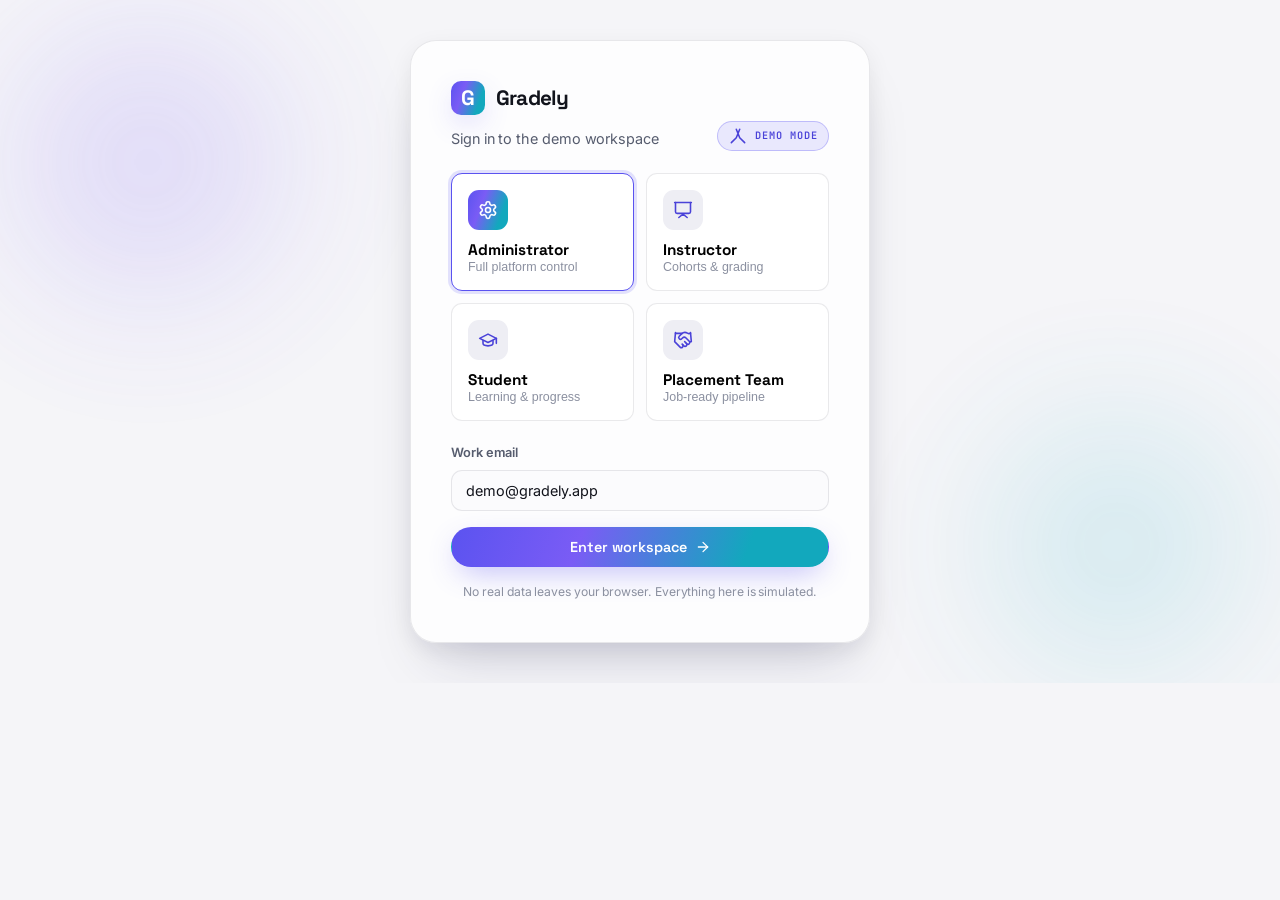
<file: app/index.html>
<!DOCTYPE html>
<html lang="en" data-theme="light">
<head>
<meta charset="UTF-8" />
<meta name="viewport" content="width=device-width, initial-scale=1.0" />
<title>Gradely — Demo Workspace</title>
<meta name="description" content="Gradely product demo — admin, instructor, student & placement portals with simulated data." />
<link rel="preconnect" href="https://fonts.googleapis.com">
<link rel="preconnect" href="https://fonts.gstatic.com" crossorigin>
<link href="https://fonts.googleapis.com/css2?family=Inter:wght@400;450;500;600;700&family=Space+Grotesk:wght@500;600;700&family=JetBrains+Mono:wght@500;600&display=swap" rel="stylesheet">
<link rel="stylesheet" href="app.css">
</head>
<body>

<!-- ICON SPRITE (Lucide) -->
<svg width="0" height="0" style="position:absolute" aria-hidden="true">
  <symbol id="i-arrow" viewBox="0 0 24 24"><path d="M5 12h14"/><path d="m12 5 7 7-7 7"/></symbol>
  <symbol id="i-plus" viewBox="0 0 24 24"><path d="M5 12h14"/><path d="M12 5v14"/></symbol>
  <symbol id="i-check" viewBox="0 0 24 24"><path d="M20 6 9 17l-5-5"/></symbol>
  <symbol id="i-x" viewBox="0 0 24 24"><path d="M18 6 6 18"/><path d="m6 6 12 12"/></symbol>
  <symbol id="i-menu" viewBox="0 0 24 24"><path d="M4 6h16"/><path d="M4 12h16"/><path d="M4 18h16"/></symbol>
  <symbol id="i-search" viewBox="0 0 24 24"><circle cx="11" cy="11" r="8"/><path d="m21 21-4.3-4.3"/></symbol>
  <symbol id="i-grid" viewBox="0 0 24 24"><rect width="7" height="7" x="3" y="3" rx="1"/><rect width="7" height="7" x="14" y="3" rx="1"/><rect width="7" height="7" x="14" y="14" rx="1"/><rect width="7" height="7" x="3" y="14" rx="1"/></symbol>
  <symbol id="i-layers" viewBox="0 0 24 24"><path d="M12.83 2.18a2 2 0 0 0-1.66 0L2.6 6.08a1 1 0 0 0 0 1.83l8.58 3.91a2 2 0 0 0 1.66 0l8.58-3.9a1 1 0 0 0 0-1.83Z"/><path d="m22 17.65-9.17 4.16a2 2 0 0 1-1.66 0L2 17.65"/><path d="m22 12.65-9.17 4.16a2 2 0 0 1-1.66 0L2 12.65"/></symbol>
  <symbol id="i-users" viewBox="0 0 24 24"><path d="M16 21v-2a4 4 0 0 0-4-4H6a4 4 0 0 0-4 4v2"/><circle cx="9" cy="7" r="4"/><path d="M22 21v-2a4 4 0 0 0-3-3.87"/><path d="M16 3.13a4 4 0 0 1 0 7.75"/></symbol>
  <symbol id="i-video" viewBox="0 0 24 24"><path d="m22 8-6 4 6 4V8Z"/><rect width="14" height="12" x="2" y="6" rx="2"/></symbol>
  <symbol id="i-building" viewBox="0 0 24 24"><rect width="16" height="20" x="4" y="2" rx="2"/><path d="M9 22v-4h6v4"/><path d="M8 6h.01"/><path d="M16 6h.01"/><path d="M12 6h.01"/><path d="M12 10h.01"/><path d="M12 14h.01"/><path d="M16 10h.01"/><path d="M16 14h.01"/><path d="M8 10h.01"/><path d="M8 14h.01"/></symbol>
  <symbol id="i-settings" viewBox="0 0 24 24"><path d="M12.22 2h-.44a2 2 0 0 0-2 2v.18a2 2 0 0 1-1 1.73l-.43.25a2 2 0 0 1-2 0l-.15-.08a2 2 0 0 0-2.73.73l-.22.38a2 2 0 0 0 .73 2.73l.15.1a2 2 0 0 1 1 1.72v.51a2 2 0 0 1-1 1.74l-.15.09a2 2 0 0 0-.73 2.73l.22.38a2 2 0 0 0 2.73.73l.15-.08a2 2 0 0 1 2 0l.43.25a2 2 0 0 1 1 1.73V20a2 2 0 0 0 2 2h.44a2 2 0 0 0 2-2v-.18a2 2 0 0 1 1-1.73l.43-.25a2 2 0 0 1 2 0l.15.08a2 2 0 0 0 2.73-.73l.22-.39a2 2 0 0 0-.73-2.73l-.15-.08a2 2 0 0 1-1-1.74v-.5a2 2 0 0 1 1-1.74l.15-.09a2 2 0 0 0 .73-2.73l-.22-.38a2 2 0 0 0-2.73-.73l-.15.08a2 2 0 0 1-2 0l-.43-.25a2 2 0 0 1-1-1.73V4a2 2 0 0 0-2-2Z"/><circle cx="12" cy="12" r="3"/></symbol>
  <symbol id="i-presentation" viewBox="0 0 24 24"><path d="M2 3h20"/><path d="M21 3v11a2 2 0 0 1-2 2H5a2 2 0 0 1-2-2V3"/><path d="m7 21 5-4 5 4"/></symbol>
  <symbol id="i-clipcheck" viewBox="0 0 24 24"><rect width="8" height="4" x="8" y="2" rx="1"/><path d="M16 4h2a2 2 0 0 1 2 2v14a2 2 0 0 1-2 2H6a2 2 0 0 1-2-2V6a2 2 0 0 1 2-2h2"/><path d="m9 14 2 2 4-4"/></symbol>
  <symbol id="i-grad" viewBox="0 0 24 24"><path d="M22 10v6"/><path d="M6 12.5V16a6 3 0 0 0 12 0v-3.5"/><path d="m2 10 10-5 10 5-10 5z"/></symbol>
  <symbol id="i-handshake" viewBox="0 0 24 24"><path d="m11 17 2 2a1 1 0 1 0 3-3"/><path d="m14 14 2.5 2.5a1 1 0 1 0 3-3l-3.88-3.88a3 3 0 0 0-4.24 0l-.88.88a1 1 0 1 1-3-3l2.81-2.81a5.79 5.79 0 0 1 7.06-.87l.47.28a2 2 0 0 0 1.42.25L21 4"/><path d="m21 3 1 11h-2"/><path d="M3 3 2 14l6.5 6.5a1 1 0 1 0 3-3"/><path d="M3 4h8"/></symbol>
  <symbol id="i-target" viewBox="0 0 24 24"><circle cx="12" cy="12" r="10"/><circle cx="12" cy="12" r="6"/><circle cx="12" cy="12" r="2"/></symbol>
  <symbol id="i-filetext" viewBox="0 0 24 24"><path d="M15 2H6a2 2 0 0 0-2 2v16a2 2 0 0 0 2 2h12a2 2 0 0 0 2-2V7Z"/><path d="M14 2v5h5"/><path d="M16 13H8"/><path d="M16 17H8"/><path d="M10 9H8"/></symbol>
  <symbol id="i-help" viewBox="0 0 24 24"><circle cx="12" cy="12" r="10"/><path d="M9.09 9a3 3 0 0 1 5.83 1c0 2-3 3-3 3"/><path d="M12 17h.01"/></symbol>
  <symbol id="i-clap" viewBox="0 0 24 24"><path d="M20.2 6 3 11l-.9-2.4c-.3-1.1.3-2.2 1.3-2.5l13.5-4c1.1-.3 2.2.3 2.5 1.3Z"/><path d="m6.2 5.3 3.1 3.9"/><path d="m12.4 3.4 3.1 4"/><path d="M3 11h18v8a2 2 0 0 1-2 2H5a2 2 0 0 1-2-2Z"/></symbol>
  <symbol id="i-sparkle" viewBox="0 0 24 24"><path d="M9.94 14.06 4 20m5.94-5.94L12 9m2.06 5.06L20 20m-5.94-5.94L12 9m0 0-2.06-5.06M12 9l2.06-5.06"/></symbol>
  <symbol id="i-sun" viewBox="0 0 24 24"><circle cx="12" cy="12" r="4"/><path d="M12 2v2"/><path d="M12 20v2"/><path d="m4.93 4.93 1.41 1.41"/><path d="m17.66 17.66 1.41 1.41"/><path d="M2 12h2"/><path d="M20 12h2"/><path d="m6.34 17.66-1.41 1.41"/><path d="m19.07 4.93-1.41 1.41"/></symbol>
  <symbol id="i-moon" viewBox="0 0 24 24"><path d="M12 3a6 6 0 0 0 9 9 9 9 0 1 1-9-9Z"/></symbol>
</svg>

<div id="app"></div>

<script src="data.js"></script>
<script src="app.js"></script>
</body>
</html>
</file>
<file: app/app.css>
:root {
  --bg: #f5f5f8; --bg-tint: #eeeef4; --surface: #ffffff; --surface-2: #fbfbfd;
  --glass: rgba(255,255,255,.78); --line: rgba(17,20,34,.09); --line-2: rgba(17,20,34,.06);
  --text: #12141c; --muted: #565c6e; --faint: #8b90a0;
  --brand: #5b53f0; --brand-ink: #4a42d8; --brand-2: #12a8bd; --accent: #ff6a4d;
  --good: #12a875; --warn: #e0932a; --bad: #e5484d;
  --grad: linear-gradient(110deg, #5b53f0 0%, #7a5cf5 34%, #12a8bd 78%);
  --grad-warm: linear-gradient(120deg, #7a5cf5, #ff6a4d);
  --sh-sm: 0 1px 2px rgba(17,20,34,.05), 0 2px 8px rgba(17,20,34,.04);
  --sh-md: 0 4px 12px rgba(17,20,34,.06), 0 12px 32px -12px rgba(17,20,34,.14);
  --sh-lg: 0 8px 24px rgba(17,20,34,.07), 0 32px 60px -24px rgba(30,30,80,.22);
  --sh-brand: 0 10px 30px -8px rgba(91,83,240,.45);
  --r: 18px; --r-sm: 11px; --r-lg: 26px; --r-pill: 999px;
}
[data-theme="dark"] {
  --bg: #08080d; --bg-tint: #0d0e15; --surface: #121420; --surface-2: #0f111a;
  --glass: rgba(18,20,32,.72); --line: rgba(255,255,255,.10); --line-2: rgba(255,255,255,.06);
  --text: #edeff6; --muted: #a2a9bd; --faint: #6a7186;
  --brand: #7d75ff; --brand-ink: #a79fff; --brand-2: #2dd4e6; --accent: #ff7a5f;
  --good: #34d399; --warn: #fbbf24; --bad: #f87171;
  --grad: linear-gradient(110deg, #8b83ff 0%, #a48cff 34%, #2dd4e6 82%);
  --grad-warm: linear-gradient(120deg, #a48cff, #ff7a5f);
  --sh-sm: 0 1px 2px rgba(0,0,0,.4); --sh-md: 0 8px 24px -8px rgba(0,0,0,.6);
  --sh-lg: 0 20px 60px -20px rgba(0,0,0,.75); --sh-brand: 0 12px 34px -8px rgba(125,117,255,.5);
}
* { box-sizing: border-box; }
html, body { height: 100%; }
body {
  margin: 0; font-family: "Inter", -apple-system, BlinkMacSystemFont, "Segoe UI", sans-serif;
  font-size: 15px; background: var(--bg); color: var(--text); line-height: 1.55;
  -webkit-font-smoothing: antialiased; letter-spacing: -.005em;
}
a { color: inherit; text-decoration: none; }
h1,h2,h3,h4 { font-family: "Space Grotesk", sans-serif; margin: 0; letter-spacing: -.03em; font-weight: 600; line-height: 1.12; }
.mono { font-family: "JetBrains Mono", monospace; }
.ico { width: 20px; height: 20px; fill: none; stroke: currentColor; stroke-width: 1.9; stroke-linecap: round; stroke-linejoin: round; display: inline-block; vertical-align: middle; flex: 0 0 auto; }
.ico-fill { fill: currentColor; stroke: none; }
:focus-visible { outline: 2px solid var(--brand); outline-offset: 2px; border-radius: 6px; }

/* ---------- BUTTONS ---------- */
.btn { display: inline-flex; align-items: center; gap: 8px; cursor: pointer; font-family: "Space Grotesk"; font-weight: 600; font-size: .9rem; padding: 10px 18px; border-radius: var(--r-pill); border: 1px solid transparent; transition: .2s cubic-bezier(.2,.8,.2,1); white-space: nowrap; }
.btn .ico { width: 16px; height: 16px; }
.btn-primary { background: var(--grad); color: #fff; box-shadow: var(--sh-brand); }
.btn-primary:hover { transform: translateY(-1px); box-shadow: 0 16px 40px -8px rgba(91,83,240,.55); }
.btn-ghost { background: var(--surface); border-color: var(--line); color: var(--text); box-shadow: var(--sh-sm); }
.btn-ghost:hover { border-color: var(--brand); }
.btn-sm { padding: 7px 13px; font-size: .82rem; }
.icon-btn { background: var(--bg-tint); border: 1px solid var(--line); color: var(--text); width: 38px; height: 38px; border-radius: 50%; cursor: pointer; display: grid; place-items: center; transition: .2s; flex: 0 0 auto; }
.icon-btn:hover { border-color: var(--brand); }

/* ---------- LOGIN ---------- */
.login-wrap { min-height: 100%; display: grid; place-items: center; padding: 40px 20px; position: relative; overflow: hidden; }
.login-mesh { position: absolute; inset: 0; z-index: 0; pointer-events: none; filter: blur(60px); opacity: .8; }
.login-mesh::before, .login-mesh::after { content: ""; position: absolute; border-radius: 50%; }
.login-mesh::before { width: 500px; height: 460px; left: -8%; top: -10%; background: radial-gradient(circle, rgba(122,92,245,.28), transparent 62%); }
.login-mesh::after { width: 480px; height: 440px; right: -6%; bottom: -12%; background: radial-gradient(circle, rgba(18,168,189,.22), transparent 62%); }
.login-card { position: relative; z-index: 1; background: var(--glass); backdrop-filter: blur(20px) saturate(1.4); -webkit-backdrop-filter: blur(20px) saturate(1.4); border: 1px solid var(--line); border-radius: var(--r-lg); box-shadow: var(--sh-lg); padding: 40px; width: 100%; max-width: 460px; }
.login-logo { display: flex; align-items: center; gap: 11px; font-family: "Space Grotesk"; font-weight: 700; font-size: 1.3rem; letter-spacing: -.04em; margin-bottom: 6px; }
.login-logo .dot { width: 34px; height: 34px; border-radius: 10px; background: var(--grad); box-shadow: var(--sh-brand); display: grid; place-items: center; color: #fff; font-weight: 700; }
.demo-pill { display: inline-flex; align-items: center; gap: 7px; font-family: "JetBrains Mono"; font-size: .64rem; font-weight: 600; letter-spacing: .1em; text-transform: uppercase; color: var(--brand-ink); background: color-mix(in srgb, var(--brand) 12%, transparent); border: 1px solid color-mix(in srgb, var(--brand) 30%, transparent); padding: 4px 10px; border-radius: var(--r-pill); }
.role-grid { display: grid; grid-template-columns: 1fr 1fr; gap: 12px; margin: 22px 0; }
.role-opt { text-align: left; background: var(--surface); border: 1.5px solid var(--line); border-radius: var(--r-sm); padding: 16px; cursor: pointer; transition: .2s; }
.role-opt:hover { border-color: var(--brand); transform: translateY(-2px); box-shadow: var(--sh-md); }
.role-opt.sel { border-color: var(--brand); box-shadow: 0 0 0 3px color-mix(in srgb, var(--brand) 16%, transparent); }
.role-opt .ri { width: 40px; height: 40px; border-radius: 11px; background: var(--bg-tint); color: var(--brand-ink); display: grid; place-items: center; margin-bottom: 10px; }
.role-opt.sel .ri { background: var(--grad); color: #fff; }
.role-opt b { font-family: "Space Grotesk"; font-size: .96rem; display: block; }
.role-opt span { font-size: .78rem; color: var(--faint); }

/* ---------- APP SHELL ---------- */
.app { display: grid; grid-template-columns: 256px 1fr; min-height: 100vh; }
.sidebar { background: var(--surface); border-right: 1px solid var(--line); display: flex; flex-direction: column; position: sticky; top: 0; height: 100vh; padding: 18px 14px; }
.sb-logo { display: flex; align-items: center; gap: 10px; font-family: "Space Grotesk"; font-weight: 700; font-size: 1.12rem; letter-spacing: -.04em; padding: 6px 8px 18px; }
.sb-logo .dot { width: 30px; height: 30px; border-radius: 9px; background: var(--grad); box-shadow: var(--sh-brand); display: grid; place-items: center; color: #fff; font-weight: 700; font-size: .92rem; }
.sb-role { font-family: "JetBrains Mono"; font-size: .58rem; letter-spacing: .12em; text-transform: uppercase; color: var(--faint); padding: 0 10px 8px; }
.nav-item { display: flex; align-items: center; gap: 12px; padding: 10px 12px; border-radius: var(--r-sm); color: var(--muted); font-weight: 500; font-size: .9rem; cursor: pointer; transition: .16s; margin-bottom: 2px; }
.nav-item:hover { background: var(--bg-tint); color: var(--text); }
.nav-item.active { background: color-mix(in srgb, var(--brand) 12%, transparent); color: var(--brand-ink); font-weight: 600; }
.nav-item.active .ico { color: var(--brand); }
.nav-item .badge-n { margin-left: auto; font-family: "JetBrains Mono"; font-size: .64rem; font-weight: 600; background: var(--bad); color: #fff; padding: 1px 7px; border-radius: var(--r-pill); }
.sb-foot { margin-top: auto; border-top: 1px solid var(--line-2); padding-top: 12px; }
.sb-user { display: flex; align-items: center; gap: 10px; padding: 8px 10px; }
.sb-user .av { width: 34px; height: 34px; border-radius: 10px; background: var(--grad-warm); display: grid; place-items: center; color: #fff; font-family: "Space Grotesk"; font-weight: 700; font-size: .82rem; }
.sb-user b { font-size: .84rem; display: block; font-family: "Space Grotesk"; }
.sb-user span { font-size: .72rem; color: var(--faint); }

.main { min-width: 0; display: flex; flex-direction: column; }
.topbar { position: sticky; top: 0; z-index: 40; display: flex; align-items: center; gap: 16px; padding: 16px 30px; background: var(--glass); backdrop-filter: blur(16px) saturate(1.4); -webkit-backdrop-filter: blur(16px) saturate(1.4); border-bottom: 1px solid var(--line); }
.topbar h1 { font-size: 1.28rem; }
.topbar .sub { color: var(--faint); font-size: .82rem; margin-top: 1px; }
.topbar .spacer { margin-left: auto; }
.search { display: flex; align-items: center; gap: 9px; background: var(--bg-tint); border: 1px solid var(--line); border-radius: var(--r-pill); padding: 8px 15px; color: var(--faint); }
.search input { border: none; background: none; outline: none; color: var(--text); font-family: "Inter"; font-size: .88rem; width: 180px; }
.content { padding: 28px 30px 60px; max-width: 1240px; width: 100%; }
@media (max-width: 860px) {
  .app { grid-template-columns: 1fr; }
  .sidebar { position: fixed; z-index: 80; transform: translateX(-100%); transition: .25s; width: 256px; }
  .sidebar.open { transform: none; box-shadow: var(--sh-lg); }
  .content { padding: 20px 16px 50px; }
  .topbar { padding: 14px 16px; }
  .search input { width: 110px; }
}
.menu-btn { display: none; }
@media (max-width: 860px) { .menu-btn { display: grid; } }

/* ---------- CARDS / KPIS ---------- */
.grid { display: grid; gap: 16px; }
.kpis { display: grid; grid-template-columns: repeat(4, 1fr); gap: 16px; }
@media (max-width: 900px) { .kpis { grid-template-columns: repeat(2, 1fr); } }
.card { background: var(--surface); border: 1px solid var(--line); border-radius: var(--r); box-shadow: var(--sh-sm); padding: 20px; }
.card.hover { transition: .22s; } .card.hover:hover { transform: translateY(-3px); box-shadow: var(--sh-md); }
.kpi .top { display: flex; align-items: center; justify-content: space-between; }
.kpi .ic { width: 40px; height: 40px; border-radius: 11px; background: var(--bg-tint); color: var(--brand-ink); display: grid; place-items: center; }
.kpi .l { font-family: "JetBrains Mono"; font-size: .64rem; color: var(--faint); text-transform: uppercase; letter-spacing: .07em; margin-top: 14px; }
.kpi .v { font-family: "Space Grotesk"; font-size: 1.9rem; font-weight: 700; letter-spacing: -.03em; margin-top: 4px; }
.kpi .d { font-size: .76rem; font-weight: 600; margin-top: 3px; }
.kpi .d.up { color: var(--good); } .kpi .d.down { color: var(--bad); } .kpi .d.flat { color: var(--faint); }
.section-title { display: flex; align-items: center; justify-content: space-between; margin: 30px 0 14px; }
.section-title h3 { font-size: 1.08rem; }
.section-title:first-child { margin-top: 0; }

/* ---------- TABLE ---------- */
.tbl-wrap { overflow-x: auto; }
table.tbl { width: 100%; border-collapse: collapse; font-size: .88rem; }
table.tbl th { text-align: left; color: var(--faint); font-family: "JetBrains Mono"; font-weight: 500; font-size: .64rem; text-transform: uppercase; letter-spacing: .07em; padding: 12px 14px; border-bottom: 1px solid var(--line); white-space: nowrap; }
table.tbl td { padding: 13px 14px; border-bottom: 1px solid var(--line-2); }
table.tbl tbody tr { transition: .15s; cursor: pointer; }
table.tbl tbody tr:hover { background: var(--bg-tint); }
.who { display: flex; align-items: center; gap: 11px; }
.who .av { width: 34px; height: 34px; border-radius: 10px; background: var(--grad-warm); display: grid; place-items: center; color: #fff; font-family: "Space Grotesk"; font-weight: 700; font-size: .78rem; flex: 0 0 auto; }
.who b { font-family: "Space Grotesk"; font-size: .9rem; }
.who span { font-size: .74rem; color: var(--faint); display: block; }
.pill { font-family: "JetBrains Mono"; font-size: .62rem; font-weight: 600; padding: 4px 10px; border-radius: var(--r-pill); letter-spacing: .03em; display: inline-flex; align-items: center; gap: 5px; }
.pill .status-dot { width: 7px; height: 7px; border-radius: 50%; display: inline-block; }
.pill.ready { background: color-mix(in srgb, var(--good) 15%, transparent); color: var(--good); }
.pill.ontrack { background: color-mix(in srgb, var(--warn) 15%, transparent); color: var(--warn); }
.pill.risk { background: color-mix(in srgb, var(--bad) 15%, transparent); color: var(--bad); }
.pill.neutral { background: var(--bg-tint); color: var(--faint); }
.mini-bar { height: 7px; border-radius: var(--r-pill); background: var(--bg-tint); overflow: hidden; width: 84px; display: inline-block; vertical-align: middle; margin-right: 9px; }
.mini-bar > span { display: block; height: 100%; background: var(--grad); border-radius: inherit; }
.score-cell { display: flex; align-items: center; gap: 8px; }
.score-cell b { font-family: "Space Grotesk"; width: 30px; }

/* ---------- CHARTS ---------- */
.bars { display: flex; align-items: flex-end; gap: 10px; height: 150px; padding: 8px 4px 0; }
.bars .bcol { flex: 1; display: flex; flex-direction: column; align-items: center; gap: 8px; height: 100%; justify-content: flex-end; }
.bars .bcol .bar { width: 100%; border-radius: 7px 7px 3px 3px; background: linear-gradient(180deg, var(--brand), color-mix(in srgb, var(--brand-2) 55%, var(--brand))); transition: height 1s cubic-bezier(.2,.8,.2,1); min-height: 4px; }
.bars .bcol small { color: var(--faint); font-family: "JetBrains Mono"; font-size: .62rem; }
.donut { --p: 70; width: 132px; height: 132px; border-radius: 50%; display: grid; place-items: center; position: relative; background: conic-gradient(var(--brand) calc(var(--p) * 1%), var(--bg-tint) 0); }
.donut::after { content: ""; position: absolute; inset: 14px; border-radius: 50%; background: var(--surface); }
.donut .num { position: relative; z-index: 1; text-align: center; }
.donut .num b { font-family: "Space Grotesk"; font-size: 1.7rem; font-weight: 700; display: block; line-height: 1; }
.donut .num span { font-size: .6rem; font-family: "JetBrains Mono"; color: var(--faint); text-transform: uppercase; letter-spacing: .07em; }
.legend { display: flex; flex-direction: column; gap: 10px; }
.legend .lr { display: flex; align-items: center; gap: 9px; font-size: .84rem; }
.legend .lr .sw { width: 11px; height: 11px; border-radius: 3px; flex: 0 0 auto; }
.legend .lr b { margin-left: auto; font-family: "Space Grotesk"; }

/* signals */
.sig { margin-bottom: 13px; }
.sig-top { display: flex; justify-content: space-between; font-size: .82rem; margin-bottom: 6px; }
.sig-top .w { font-family: "JetBrains Mono"; font-size: .64rem; color: var(--faint); }
.sig-bar { height: 8px; border-radius: var(--r-pill); background: var(--bg-tint); overflow: hidden; }
.sig-bar > i { display: block; height: 100%; border-radius: inherit; background: var(--grad); width: 0; transition: width 1s cubic-bezier(.2,.8,.2,1); }
.sig-bar.low > i { background: linear-gradient(90deg, var(--warn), var(--accent)); }

/* ---------- DRAWER / MODAL ---------- */
.overlay { position: fixed; inset: 0; z-index: 90; background: rgba(10,10,20,.44); backdrop-filter: blur(3px); opacity: 0; pointer-events: none; transition: .22s; }
.overlay.show { opacity: 1; pointer-events: auto; }
.drawer { position: fixed; top: 0; right: 0; height: 100vh; width: 440px; max-width: 92vw; background: var(--surface); border-left: 1px solid var(--line); box-shadow: var(--sh-lg); z-index: 95; transform: translateX(100%); transition: .28s cubic-bezier(.2,.8,.2,1); overflow-y: auto; }
.drawer.show { transform: none; }
.drawer-head { display: flex; align-items: center; justify-content: space-between; padding: 22px 24px; border-bottom: 1px solid var(--line-2); position: sticky; top: 0; background: var(--surface); }
.drawer-body { padding: 24px; }
.modal { position: fixed; z-index: 95; top: 50%; left: 50%; transform: translate(-50%, -46%) scale(.98); opacity: 0; pointer-events: none; width: 460px; max-width: 92vw; background: var(--surface); border: 1px solid var(--line); border-radius: var(--r-lg); box-shadow: var(--sh-lg); transition: .22s; }
.modal.show { opacity: 1; pointer-events: auto; transform: translate(-50%, -50%) scale(1); }
.modal-body { padding: 26px; }
.field { margin-bottom: 16px; }
.field label { display: block; font-size: .8rem; font-weight: 600; margin-bottom: 7px; color: var(--muted); }
.field input, .field select { width: 100%; padding: 11px 14px; border-radius: var(--r-sm); border: 1px solid var(--line); background: var(--surface-2); color: var(--text); font-family: "Inter"; font-size: .9rem; outline: none; transition: .18s; }
.field input:focus, .field select:focus { border-color: var(--brand); box-shadow: 0 0 0 3px color-mix(in srgb, var(--brand) 16%, transparent); }

/* sliders */
input[type=range] { -webkit-appearance: none; appearance: none; width: 100%; height: 6px; border-radius: var(--r-pill); background: var(--bg-tint); outline: none; cursor: pointer; }
input[type=range]::-webkit-slider-thumb { -webkit-appearance: none; width: 20px; height: 20px; border-radius: 50%; background: var(--grad); cursor: pointer; box-shadow: var(--sh-brand); border: 3px solid var(--surface); }
input[type=range]::-moz-range-thumb { width: 16px; height: 16px; border-radius: 50%; background: #5b53f0; cursor: pointer; border: 3px solid var(--surface); }
.switch { position: relative; width: 46px; height: 26px; flex: 0 0 auto; }
.switch input { display: none; }
.switch .track { position: absolute; inset: 0; background: var(--bg-tint); border: 1px solid var(--line); border-radius: var(--r-pill); transition: .2s; cursor: pointer; }
.switch .track::after { content: ""; position: absolute; top: 3px; left: 3px; width: 18px; height: 18px; border-radius: 50%; background: var(--faint); transition: .2s; }
.switch input:checked + .track { background: var(--grad); border-color: transparent; }
.switch input:checked + .track::after { transform: translateX(20px); background: #fff; }

/* misc */
.empty { text-align: center; color: var(--faint); padding: 40px 20px; }
.tag { display: inline-block; font-size: .74rem; font-weight: 500; padding: 5px 11px; border-radius: var(--r-pill); background: var(--bg-tint); border: 1px solid var(--line-2); color: var(--muted); margin: 0 6px 7px 0; }
.row { display: flex; gap: 16px; } .row.wrap { flex-wrap: wrap; }
.between { display: flex; align-items: center; justify-content: space-between; gap: 12px; }
.muted { color: var(--muted); } .faint { color: var(--faint); }
.fade { animation: fade .4s ease; } @keyframes fade { from { opacity: 0; transform: translateY(8px); } to { opacity: 1; transform: none; } }
.toast { position: fixed; bottom: 24px; left: 50%; transform: translateX(-50%) translateY(20px); z-index: 120; background: var(--text); color: var(--bg); font-weight: 600; font-size: .86rem; padding: 12px 20px; border-radius: var(--r-pill); box-shadow: var(--sh-lg); opacity: 0; pointer-events: none; transition: .28s; display: flex; align-items: center; gap: 9px; }
.toast.show { opacity: 1; transform: translateX(-50%) translateY(0); }
.pipeline { display: flex; flex-direction: column; gap: 12px; margin-top: 8px; }
.pstep { display: flex; align-items: center; gap: 13px; padding: 12px 14px; border-radius: var(--r-sm); border: 1px solid var(--line-2); background: var(--surface-2); font-size: .9rem; transition: .25s; }
.pstep .pi { width: 30px; height: 30px; border-radius: 9px; display: grid; place-items: center; background: var(--bg-tint); color: var(--faint); flex: 0 0 auto; }
.pstep.run .pi { background: var(--grad); color: #fff; animation: spin 1s linear infinite; }
.pstep.done { border-color: color-mix(in srgb, var(--good) 40%, var(--line)); }
.pstep.done .pi { background: var(--good); color: #fff; }
.pstep.done .pi .ico { animation: none; }
@keyframes spin { to { transform: rotate(360deg); } }
.spinner { animation: spin 1s linear infinite; }
</file>
